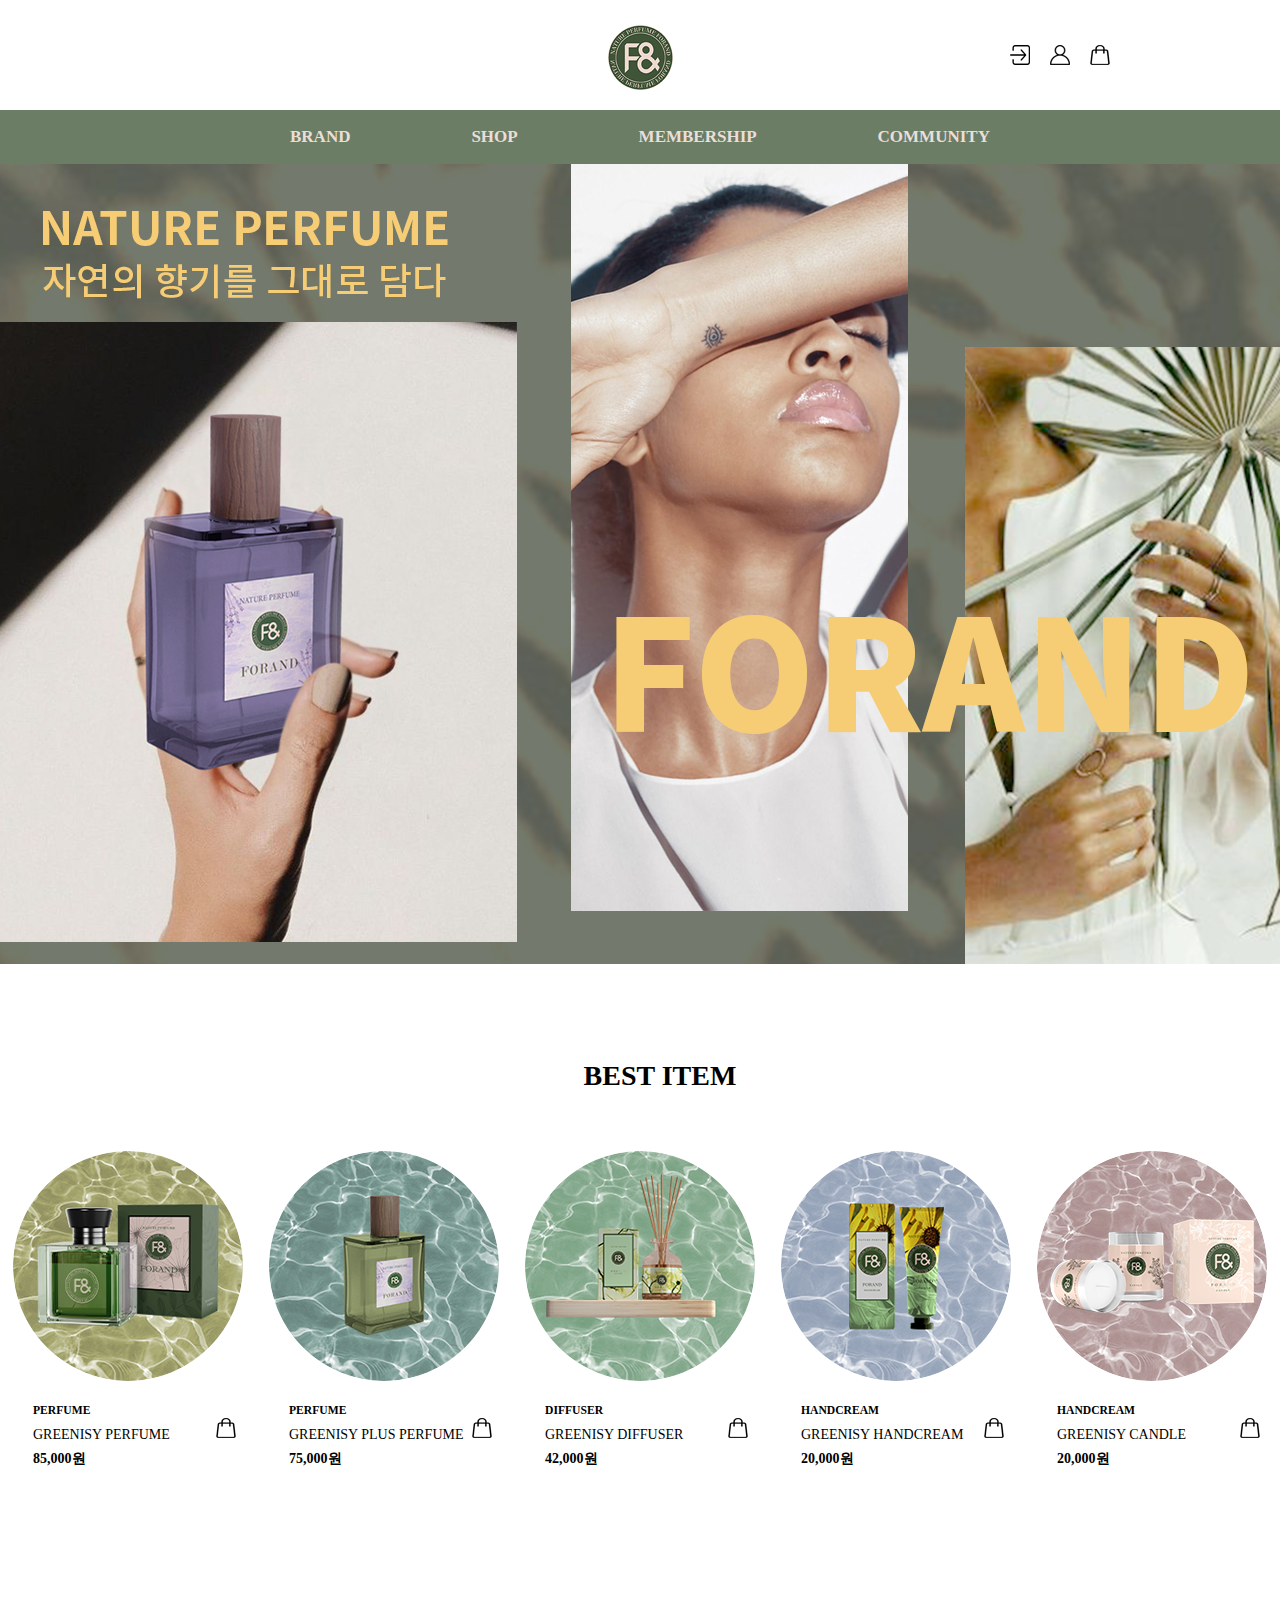
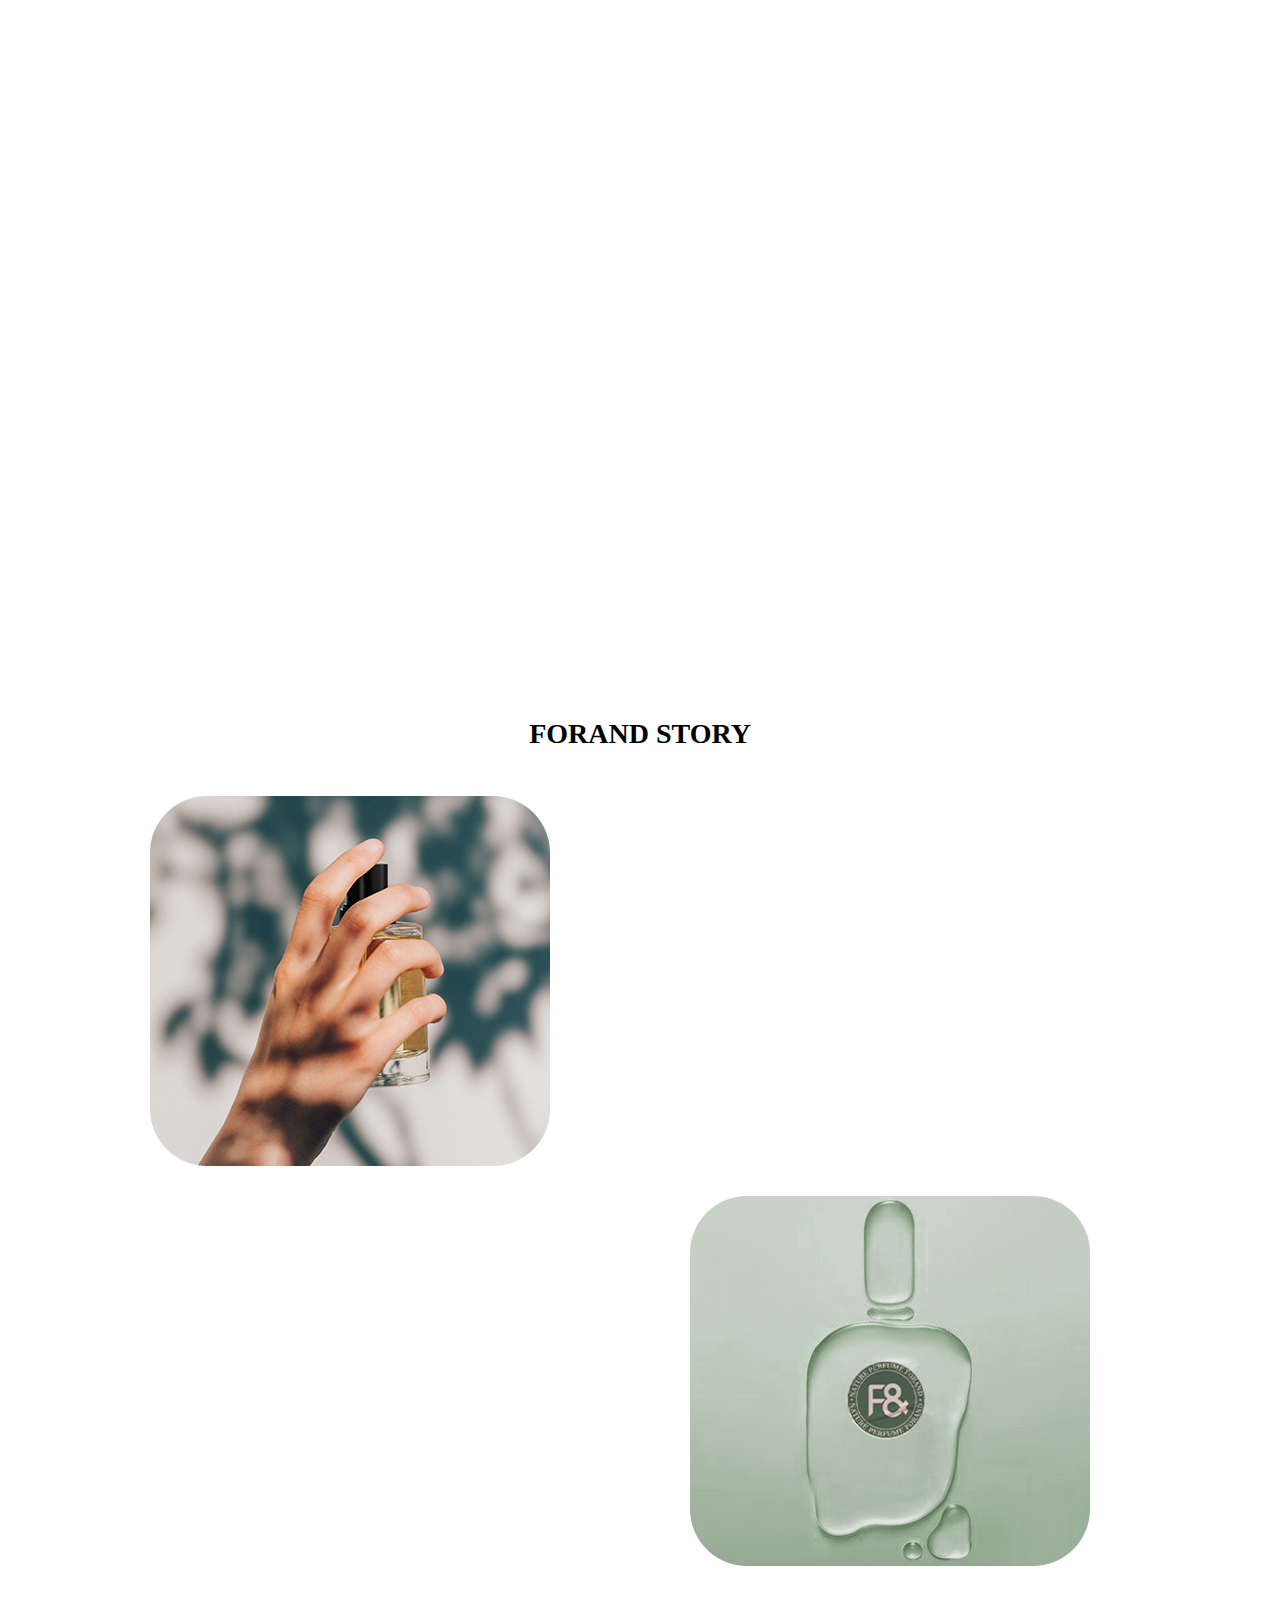
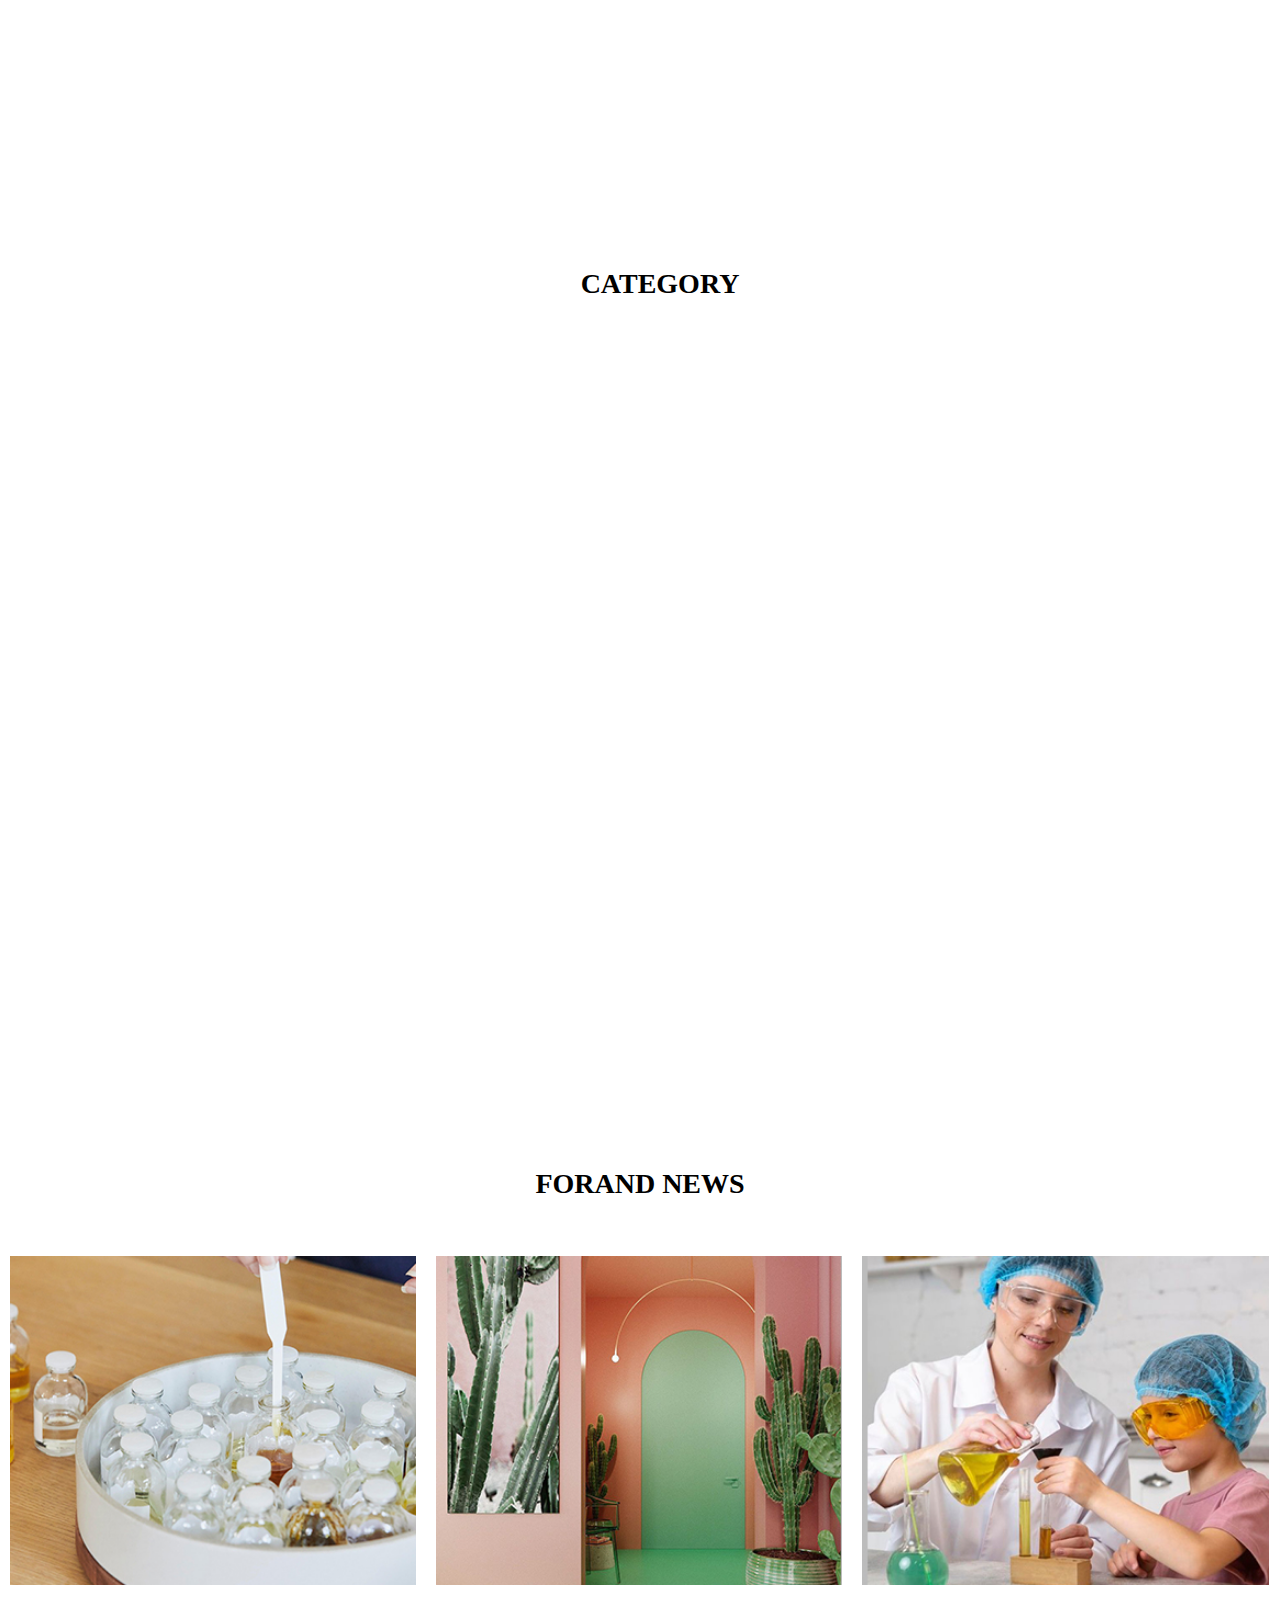
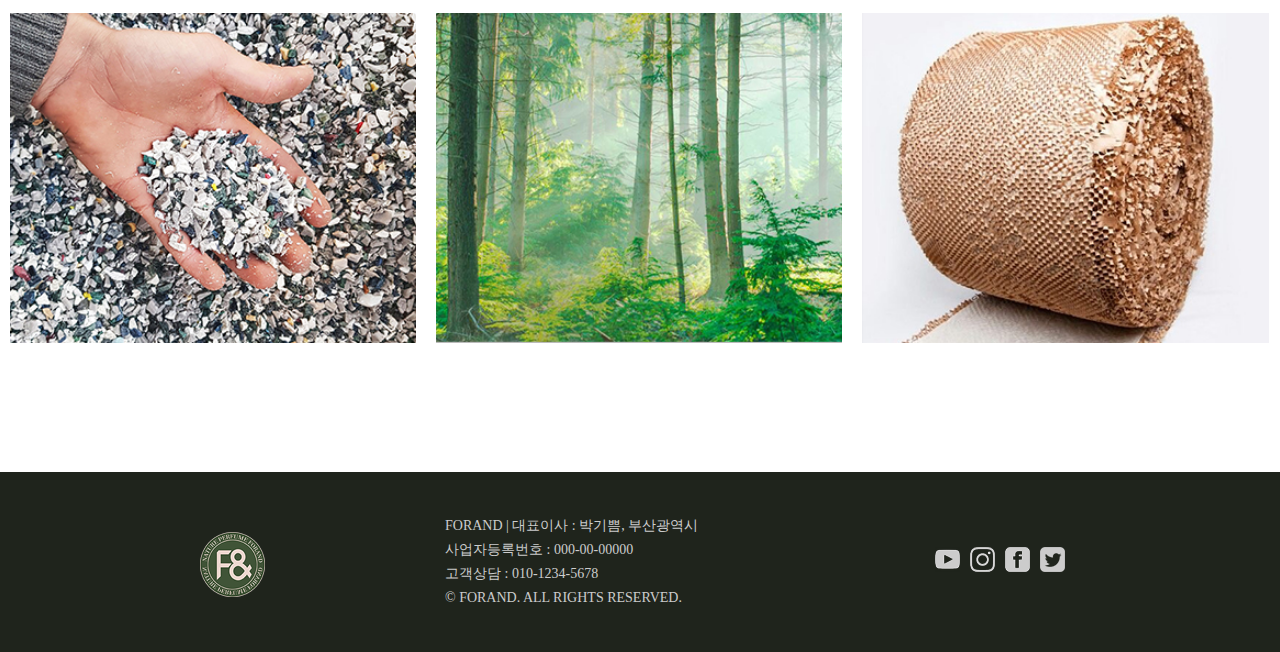
<file: index.html>
<!DOCTYPE html>
<html lang="ko">
<head>
    <meta charset="UTF-8">
    <meta http-equiv="X-UA-Compatible" content="IE=edge">
    <meta name="viewport" content="width=device-width, initial-scale=1.0">
    <meta name="viewport" content="width=1400">
    <title>FORAND</title>
    <link href="images/favicon.png" rel="icon" type="image/png"sizes="32x32"><!-- favicon -->
    <link rel="stylesheet" href="css/style.css"><!-- css -->
    <!-- AOS -->
    <link href="https://unpkg.com/aos@2.3.1/dist/aos.css" rel="stylesheet">

</head>
<body oncontextmenu="return false" ondragstart="return false" onselectstart="return false">
<div id="header"><!-- header s --> 
    <ul class="icon">
        <li><a href="login.html"><img src="images/login.png" alt="로그인아이콘"></a></li>
        <li><a href="#"><img src="images/mypage.png" alt="마이페이지아이콘"></a></li>
        <li><a href="#"><img src="images/cart.png" alt="장바구니아이콘"></a></li>
    </ul>

    <div class="logo">   
        <a href="https://parkgippeum.github.io/FORAND/"><img src="images/logo.png" alt="forand로고"></a>
    </div>
    <div class="scroll-content"></div>
    
</div><!-- haeder f -->

<div class="nav"> <!-- nav s -->
<ul>
    <li><a href="https://parkgippeum.github.io/FORAND_sub1/">BRAND</a>
        <div class="sub_bg">
            <ul class="sub">
                <li class="gnb1"><a href="https://parkgippeum.github.io/FORAND_sub1/#contents1">BRAND STORY</a></li>
                <li class="gnb1"><a href="https://parkgippeum.github.io/FORAND_sub1/#contents2">PRODUCTION</a></li>
                <li class="gnb1"><a href="https://parkgippeum.github.io/FORAND_sub1/#contents3">PRODUCT</a></li>
            
                <li class="sub_img1"><img src="images/navphoto3.jpg" alt="navphoto1" width="280" height="100"></li>
                <br>
                <li class="sub_img2"><img src="images/navphoto4.jpg" alt="navphoto1" width="280" height="100"></li>
            </ul>
        </div>
        
    </li>
    <li><a href="https://parkgippeum.github.io/FORAND_sub2/">SHOP</a>
        <div class="sub_bg">
            <ul class="sub">
                <li class="gnb2"><a href="https://parkgippeum.github.io/FORAND_sub2/#contents2">NEW</a></li>
                <li class="gnb2"><a href="https://parkgippeum.github.io/FORAND_sub2/#contents3">PRODUCT</a></li>
                <li class="gnb2"><a href="https://parkgippeum.github.io/FORAND_sub2/#contents4">EVENT</a></li>

                <li class="sub_img3"><img src="images/navphoto1.jpg" alt="navphoto1" width="280" height="100"></li>
                <br>
                <li class="sub_img4"><img src="images/navphoto2.jpg" alt="navphoto1" width="280" height="100"></li>
            </ul>
        </div>
    </li>
    <li><a href="https://parkgippeum.github.io/FORAND_sub3/">MEMBERSHIP</a>
        <div class="sub_bg">
            <ul class="sub">
                <li class="gnb1"><a href="https://parkgippeum.github.io/FORAND_sub3/#contents1">MEMBERSHIP CARD</a></li>
                <li class="gnb1"><a href="https://parkgippeum.github.io/FORAND_sub3/#contents2">FORAND 혜택</a></li>
                <li class="gnb1"><a href="https://parkgippeum.github.io/FORAND_sub3/#contents3">MEMBERSHIP 등급</a></li>

                <li class="sub_img1"><img src="images/navphoto5.jpg" alt="navphoto1" width="280" height="100"></li>
                <li class="sub_img2"><img src="images/navphoto6.jpg" alt="navphoto1" width="280" height="100"></li>
            </ul>
        </div>
    </li>
    <li><a href="https://parkgippeum.github.io/FORAND_sub4/">COMMUNITY</a>
        <div class="sub_bg">
            <ul class="sub">
                <li class="gnb3"><a href="https://parkgippeum.github.io/FORAND_sub4/#contents1">FAQ</a></li>
                <li class="gnb3"><a href="https://parkgippeum.github.io/FORAND_sub4/#contents2">공지사항</a></li>
                <li class="gnb3"><a href="https://parkgippeum.github.io/FORAND_sub4/#box3">1:1문의</a></li>
                <li class="gnb3"><a href="https://parkgippeum.github.io/FORAND_sub4/#box3">CONTECT US</a></li>
                
                <li class="sub_img3"><img src="images/navphoto7.jpg" alt="navphoto1" width="280" height="100"></li>
                <li class="sub_img4"><img src="images/navphoto8.jpg" alt="navphoto1" width="280" height="100"></li>
            </ul>
        </div>
    </li>
</ul>
</div> <!-- nav f -->

    <div id="banner"><!-- banner s -->
        
    </div><!-- banner f -->

    <div id="contents1"><!-- contents1 s -->
        <h1>BEST ITEM</h1>
        <ul class="item">
            <li><a href="detailed_page.html">
                <img class="best" src="images/product1.png" alt="GREENISY PERFUME">
                
                <h5>PERFUME</h5>
                <p>GREENISY PERFUME</p>
                <h4>85,000원</h4></a>
            <div class="cart"><a href="#"><img src="images/cart.png" alt="장바구니"> </a></div>
                
            </li>
            <li><a href="#none"><img class="best" src="images/product2.png" alt="GREENISY PLUS PERFUME">
                    <h5>PERFUME</h5>
                    <p>GREENISY PLUS PERFUME</p>
                    <h4>75,000원</h4></a>
                    <div class="cart"><a href="#"><img src="images/cart.png" alt="장바구니"></a></div>
            </li>
            <li><a href="#none">
                <img class="best" src="images/product3.png" alt="GREENISY DIFFUSER">
                <h5>DIFFUSER</h5>
                <p>GREENISY DIFFUSER</p>
                <h4>42,000원</h4></a>
                <div class="cart"><a href="#"><img src="images/cart.png" alt="장바구니"></a></div>
                
            </li>
            <li><a href="#none">
                <img class="best" src="images/product4.png" alt="GREENISY HANDCREAM">
                <h5>HANDCREAM</h5>
                <p>GREENISY HANDCREAM</p>
                <h4>20,000원</h4></a>
                <div class="cart"><a href="#"><img src="images/cart.png" alt="장바구니"></a></div>
            </li>
            <li><a href="#none">
                <img class="best" src="images/product5.png" alt="GREENISY CANDLE">
                    <h5>HANDCREAM</h5>
                    <p>GREENISY CANDLE</p>
                    <h4>20,000원</h4></a>
                <div class="cart"><a href="#"><img src="images/cart.png" alt="장바구니"></a></div>
            </li>
        </ul>
        
    </div><!-- contents1 f -->

    <div class="button1" data-aos="flip-left" class="left">
        <a href="https://parkgippeum.github.io/FORAND_sub2/#contents3" class="viewmore">VIEW MORE
        </a>
    </div>

    <div id="banner2"><!-- banner2 s -->

    </div><!-- banner2 f -->

    <div id="contents2"> <!-- contents2 s -->
        <h1>FORAND STORY</h1>
        <div class="box1">
            <div class="img1">
                <img src="images/story1.png" alt="upcycling">
            </div>
            <div class="text1" data-aos="fade-left" data-aos-duration="2000" class="left">
                <h2>UPCYCLING</h2>
                <p>자연을 훼손하지 않기 위해 가지치기 과정에서 생기는 <br>
                    나뭇가지들과 잎들을 사용한 업사이클 방식으로 <br>
                    자연 그대로의 향기를 선사합니다.</p>
            </div>
        </div>

        <div class="box2">
            <div class="text2" data-aos="fade-right" data-aos-duration="2000" class="right">
                <h2>CLEAN&MILD</h2>
                <p> 신뢰할 수 있는 제조과정과 순한 성분을 사용하여 <br>
                    자연 속 순수한 향기가 투명한 느낌이 들게 합니다. <br> <br>
                    FORAND은 모두가 건강한 라이프를 지속 가능하도록, <br>
                    더 나아가 지구가 함께 지속 가능하도록 하는 것을 <br> 
                    목표로 합니다.
                </p>
            </div>

            <div class="img2">
                <img src="images/story2.png" alt="clean_mild">

            </div>
        </div>
        
        <div class="button2" data-aos="flip-left" class="left">
            <a href="https://parkgippeum.github.io/FORAND_sub1/#contents2" class="viewmore">VIEW MORE</a>
        </div>
        </div><!-- contents2 f -->

    <div id="contents3"><!-- contents3 s -->
        <h1>CATEGORY</h1>  
        <ul class="category">
            <li data-aos="flip-right" data-aos-duration="3000" class="left">
                <a href="#"><img src="images/category1.jpg" alt="카테고리1"></a>
            </li>
            <li data-aos="fade-down" data-aos-duration="3000" class="right">
                <a href="#"><img src="images/category2.jpg" alt="카테고리2"></a>
            </li>
            <li
            data-aos="flip-left" data-aos-duration="3000" class="left">
                <a href="#"><img src="images/category3.jpg" alt="카테고리3"></a>
            </li>
        </ul>
    </div><!-- contents3 f -->

    <div id="contents4"> <!-- contents4 s -->
        <h1>FORAND NEWS</h1>
        <ul class="news">
            <li><a href="#none">
                
                
                <div class="screen">
                    <div class="top">
                        <h4>FORAND, <br>
                            프리미엄 향수 ‘GREENISY’ 라인 출시</h4>
                    </div>
                    <div class="bottom">
                        <p>글로벌 퍼퓸 브랜드 포앤(FORAND)에서 <br>
                            천연에 가까운 프리미엄 니치향수 <br>
                            ‘GREENISY’를 출시하였다.</p>
                    </div>

                    <img src= "images/news1.jpg" alt="뉴스1">
                    
                    <div class="bgbg">

                    </div>
                </div>
                </a>
           

            </li>
            <li><a href="#none">
                <div class="screen">
                    <div class="top">
                        <h4>FORAND, 친환경 인테리어로<br>
                            숲속 자연 감성을 전하다</h4>
                    </div>
                    <div class="bottom">
                        <p>자연 향수 브랜드 FORAND은 브랜드가 추구 <br>
                            하는 방향성에 맞춰 친환경 자재를 사용하고, <br>
                            에너지효율을 최대화한 그린 인테리어를 <br>
                            통해 세계적으로 주목을 받고 있다.</p>
                    </div>
                    <img src= "images/news2.jpg" alt="뉴스2">

                    <div class="bgbg">

                    </div>
                </div>
                </a>
            </li>
            
            <li><a href="#none">
                <div class="screen">
                    <div class="top">
                        <h4>자연 향수 브랜드 FORAND, <br>
                            친환경 재료로 건강한 향수 클래스 개최</h4>
                    </div>
                    <div class="bottom">
                        <p>자연 향수 브랜드 ‘FORAND’은 자연 그대로의 <br>
                            재료로 누구나 건강하게 나만의 향수를 <br>
                            만들 수 있는 향수 클래스를 개최하여 <br>
                            이목을 집중시켰다.</p>
                    </div>
                    <img src= "images/news3.jpg" alt="뉴스3">
                    <div class="bgbg">
                    </div>
                </div>
                </a>
            </li>

            <li><a href="#none">
                <div class="screen">
                    <div class="top">
                        <h4>친환경 향수 브랜드 FORAND, <br>
                            공병수거 캠페인 실시</h4>
                    </div>
                    <div class="bottom">
                        <p>친환경 향수 브랜드 ‘FORAND’은 향수 용기가 <br>
                            환경에 미치는 영향을 줄이기 위해 다 쓴 <br>
                            향수 용기를 수거해 재활용하고, <br>
                            동참해 준 고객에게 베네핏으로 돌려주는 <br>
                            공병수거 캠페인을 실시하였습니다. </p>
                    </div>
                    <img src= "images/news4.jpg" alt="뉴스4">
                    <div class="bgbg">
                    </div>
                </div>
                </a>
            </li>

            <li><a href="#none">
                <div class="screen">
                    <div class="top">
                        <h4>향수 브랜드 FORAND, <br>
                            판매 수익금 기부</h4>
                    </div>
                    <div class="bottom">
                        <p>한국의 생태계의 보존을 위해 ‘GREENISY <br>
                            라인’의 판매 수익금 일부인 총 1억 원을 기부<br>
                            하여 무분별한 개발을 막고, 축구장 10개 <br>
                            규모의 사유지를 공유화하는데 기여했습니다.</p>
                    </div>
                    <img src= "images/news5.jpg" alt="뉴스5">
                    <div class="bgbg">
                    </div>
                </div>
                </a>
            </li>

            <li><a href="#none">
                <div class="screen">
                    <div class="top">
                        <h4>자연 향수 브랜드 FORAND, <br>FSC 인증 종이 소재로 환경을 생각하다</h4>
                    </div>
                    <div class="bottom">
                        <p>자연 향수 브랜드 ‘FORAND’은 환경을 <br>
                            생각하는 브랜드인 만큼 플라스틱 비닐 <br>
                            소재의 포장재 대신 FSC 인증을 받은 종이 <br>
                            포장재와 박스를 사용하여 환경에 불필요하게 <br>
                            미치는 영향을 최소화 했습니다.</p>
                    </div>
                    <img src="images/news6.jpg" alt="뉴스6">
                    <div class="bgbg">
                    </div>
                </div>
                </a>
            </li>

        </ul>
    </div> <!-- contents4 f -->

<div id="footer"><!-- footer s -->
    <div class="footer_inner">
        <a href="https://parkgippeum.github.io/FORAND/" class="footer_logo"><img src="images/footer_logo.png" alt="footer_logo"></a>

        <p class="text">
            FORAND  |  대표이사 : 박기쁨, 부산광역시 <br>
            사업자등록번호 : 000-00-00000  <br>
            고객상담 : 010-1234-5678 <br>
            © FORAND. ALL RIGHTS RESERVED.
        </p>

        <div class="sns">
            <ul class="sns_icon">
                <li><a href="#none"><img src="images/youtube.png" alt="유튜브아이콘"></a></li>
                <li><a href="#none"><img src="images/instagram.png" alt="인스타그램아이콘"></a></li>
                <li><a href="#none"><img src="images/facebook.png" alt="페이스북아이콘"></a></li>
                <li><a href="#none"><img src="images/twitter.png" alt="트위터아이콘"></a></li>
            </ul>
        </div>
    </div>
</div><!-- footer f -->

    <a href="#" class="top"><img src="images/top.png" alt="top버튼"></a>

    <!--js 메뉴상단고정, AOS스크롤-->
	<script src="js/jquery-3.5.1.min.js"></script>
    <script src="https://unpkg.com/aos@2.3.1/dist/aos.js"></script>
    <script src="js/script.js"></script>

    <script src="js/jquery-3.4.1.min.js"></script>
	<script src="js/script1.js"></script>
</body>
</html>
</file>
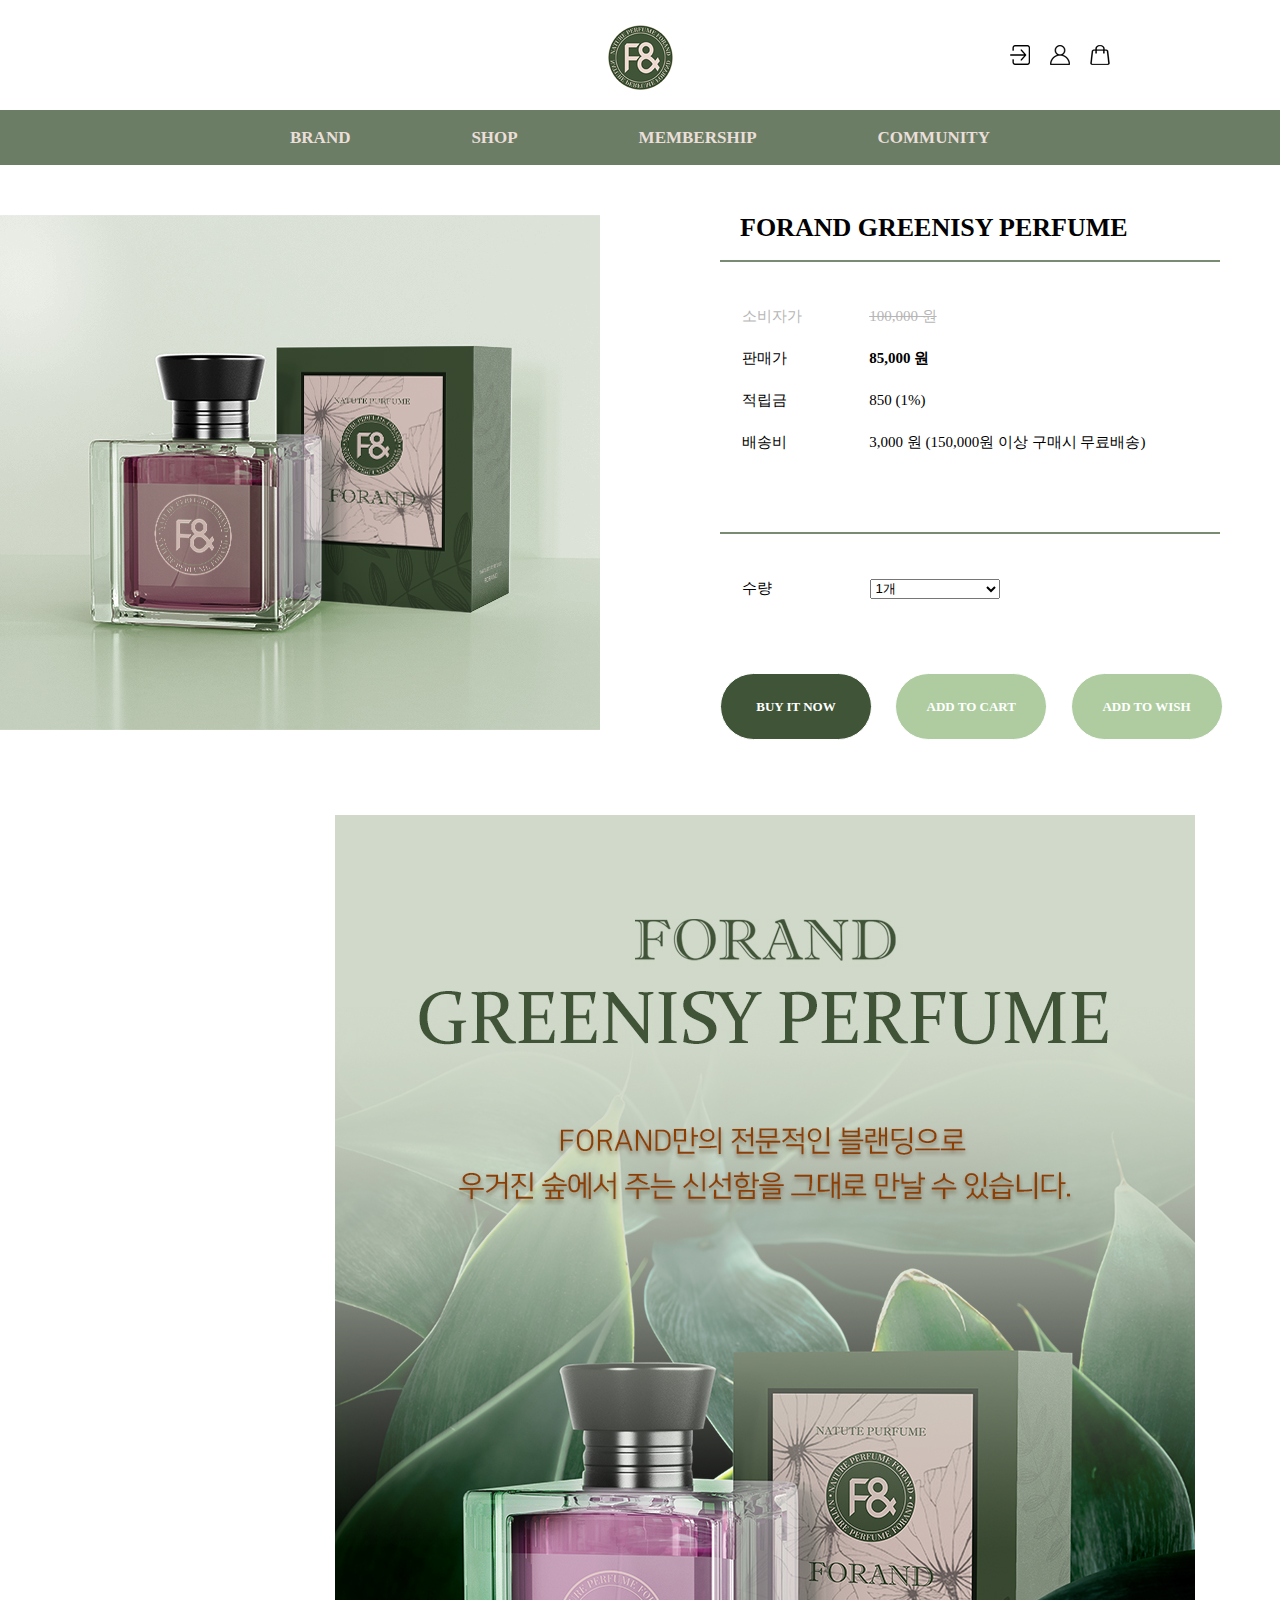
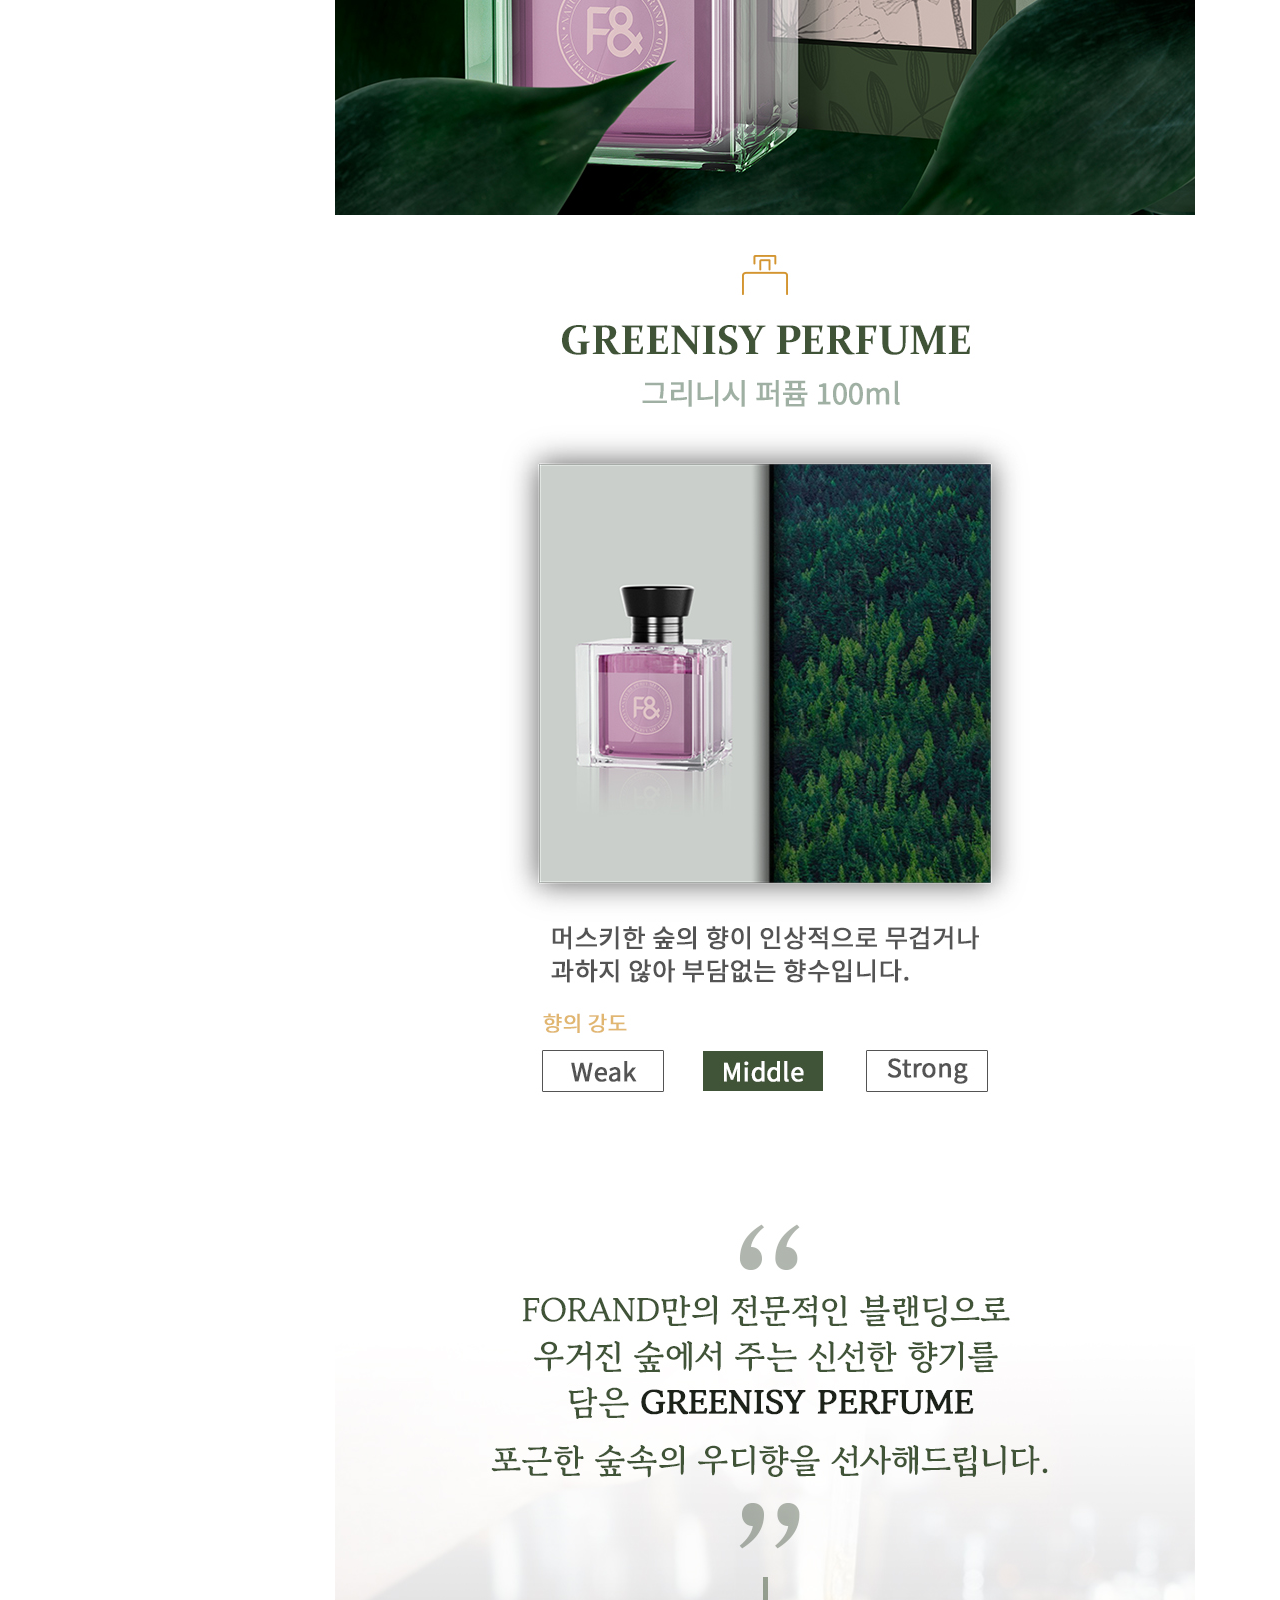
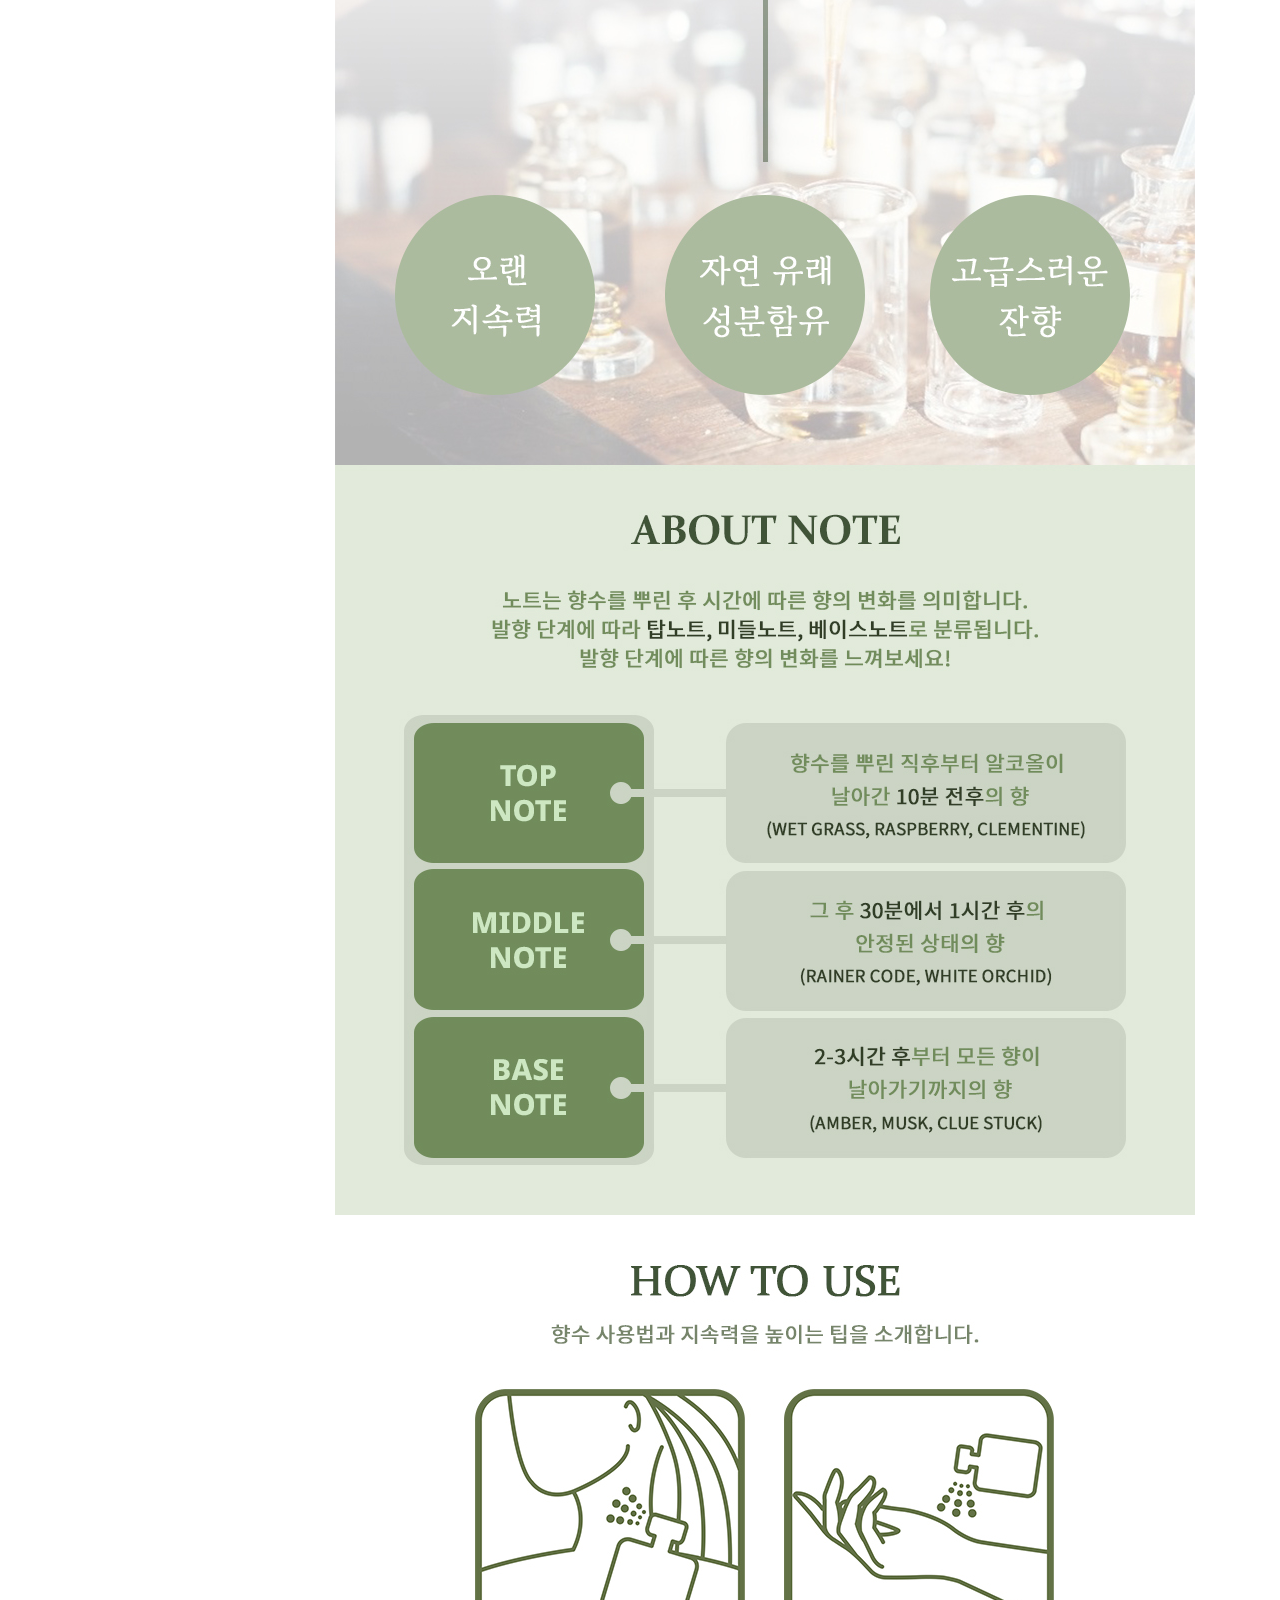
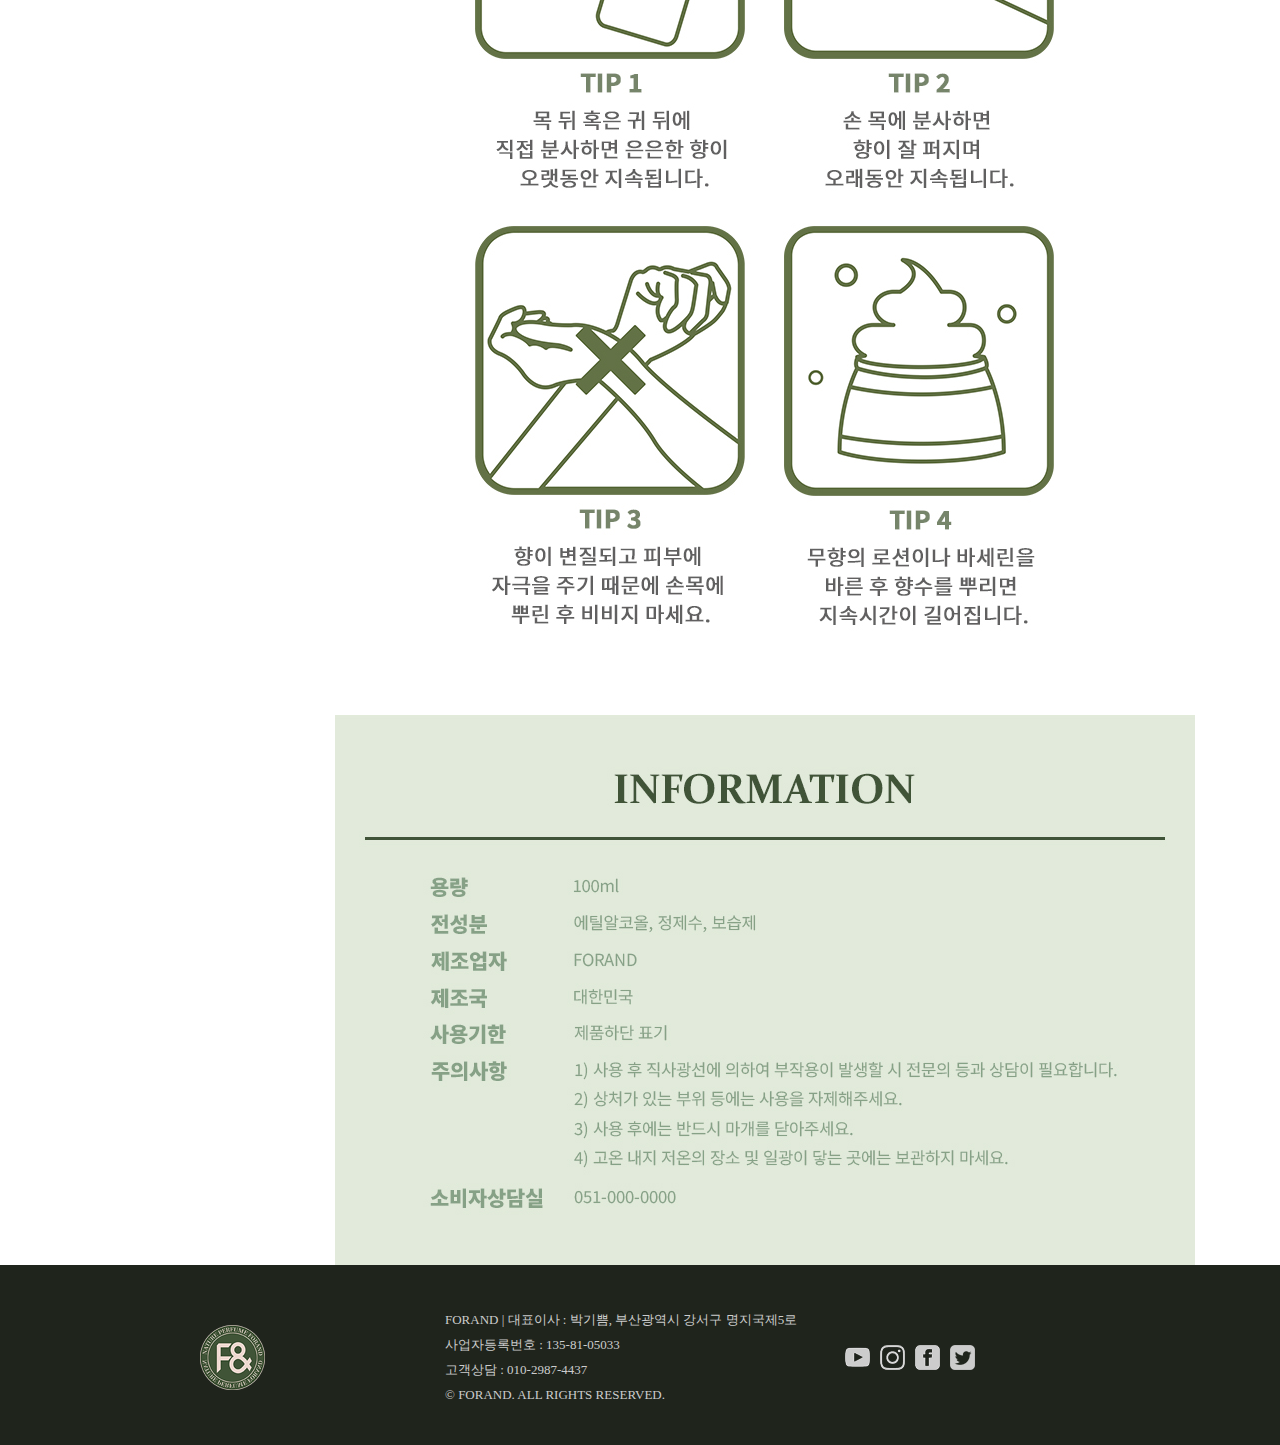
<file: detailed page.html>
<!DOCTYPE html>
<html lang="ko">
<head>
    <meta charset="UTF-8">
    <meta http-equiv="X-UA-Compatible" content="IE=edge">
    <meta name="viewport" content="width=device-width, initial-scale=1.0">
    <meta name="viewport" content="width=1400">
    <title>FORAND GREENISY PERFUME</title>
    <link rel="stylesheet" href="css/style3.css">
    <link href="images/favicon.png" rel="icon" type="image/png"sizes="32x32">
</head>
<body>
    <div id="header"><!-- header s --> 
        <ul class="icon">
            <li><a href="login.html"><img src="images/login.png" alt="로그인아이콘"></a></li>
            <li><a href="#"><img src="images/mypage.png" alt="마이페이지아이콘"></a></li>
            <li><a href="#"><img src="images/cart.png" alt="장바구니아이콘"></a></li>
        </ul>
    
        <div class="logo">   
            <a href="https://parkgippeum.github.io/FORAND/"><img src="images/logo.png" alt="forand로고"></a>
        </div>
        <div class="scroll-content"></div>
        
    </div><!-- haeder f -->
    
    <div class="nav"> <!-- nav s -->
    <ul>
        <li><a href="https://parkgippeum.github.io/FORAND_sub1/">BRAND</a>
            <div class="sub_bg">
                <ul class="sub">
                    <li class="gnb1"><a href="https://parkgippeum.github.io/FORAND_sub1/#contents1">BRAND STORY <br> </a></li>
                    <li class="gnb1"><a href="https://parkgippeum.github.io/FORAND_sub1/#contents2">PRODUCTION</a></li>
                    <li class="gnb1"><a href="https://parkgippeum.github.io/FORAND_sub1/#contents3">PRODUCT</a></li>
                
                    <li class="sub_img1"><img src="images/navphoto3.jpg" alt="navphoto1" width="280" height="100"></li>
                    <br>
                    <li class="sub_img2"><img src="images/navphoto4.jpg" alt="navphoto1" width="280" height="100"></li>
                </ul>
            </div>
            
        </li>
        <li><a href="https://parkgippeum.github.io/FORAND_sub2/">SHOP</a>
            <div class="sub_bg">
                <ul class="sub">
                    <li class="gnb2"><a href="https://parkgippeum.github.io/FORAND_sub2/#contents2">NEW</a></li>
                    <li class="gnb2"><a href="https://parkgippeum.github.io/FORAND_sub2/#contents3">PRODUCT</a></li>
                    <li class="gnb2"><a href="https://parkgippeum.github.io/FORAND_sub2/#contents4">EVENT</a></li>
    
                    <li class="sub_img3"><img src="images/navphoto1.jpg" alt="navphoto1" width="280" height="100"></li>
                    <br>
                    <li class="sub_img4"><img src="images/navphoto2.jpg" alt="navphoto1" width="280" height="100"></li>
                </ul>
            </div>
        </li>
        <li><a href="https://parkgippeum.github.io/FORAND_sub3/">MEMBERSHIP</a>
            <div class="sub_bg">
                <ul class="sub">
                    <li class="gnb1"><a href="https://parkgippeum.github.io/FORAND_sub3/#contents1">MEMBERSHIP CARD</a></li>
                    <li class="gnb1"><a href="https://parkgippeum.github.io/FORAND_sub3/#contents2">FORAND 혜택</a></li>
                    <li class="gnb1"><a href="https://parkgippeum.github.io/FORAND_sub3/#contents3">MEMBERSHIP 등급</a></li>
    
                    <li class="sub_img1"><img src="images/navphoto5.jpg" alt="navphoto1" width="280" height="100"></li>
                    <li class="sub_img2"><img src="images/navphoto6.jpg" alt="navphoto1" width="280" height="100"></li>
                </ul>
            </div>
        </li>
        <li><a href="https://parkgippeum.github.io/FORAND_sub4/">COMMUNITY</a>
            <div class="sub_bg">
                <ul class="sub">
                    <li class="gnb3"><a href="https://parkgippeum.github.io/FORAND_sub4/#contents1">FAQ</a></li>
                    <li class="gnb3"><a href="https://parkgippeum.github.io/FORAND_sub4/#contents2">공지사항</a></li>
                    <li class="gnb3"><a href="https://parkgippeum.github.io/FORAND_sub4/#box3">1:1문의</a></li>
                    <li class="gnb3"><a href="https://parkgippeum.github.io/FORAND_sub4/#box3">CONTECT US</a></li>
                    
                    <li class="sub_img3"><img src="images/navphoto7.jpg" alt="navphoto1" width="280" height="100"></li>
                    <li class="sub_img4"><img src="images/navphoto8.jpg" alt="navphoto1" width="280" height="100"></li>
                </ul>
            </div>
        </li>
    </ul>
    </div> <!-- nav f -->
    

    <div id="detailed"> <!-- detailed s -->
        <div class="detailed_inner">
            <div class="left">
                <img src="images/leftimg.jpg" alt="perfume_img">
            </div>
            <div class="right">
                <h1>FORAND GREENISY PERFUME</h1>
                <div class="border"></div>
                
                <table>
                      <tr>
                        <td><span>소비자가</span></td>
                        <td>&nbsp;&nbsp;<span><del>100,000&nbsp;원</del></span></td>
                      </tr>
                      <tr>
                        <td>판매가</td>
                        <td>&nbsp;&nbsp;<strong>85,000&nbsp;원</strong></td>
                      </tr>
                      <tr>
                        <td>적립금</td>
                        <td>&nbsp;&nbsp;850&nbsp;(1%)</td>
                      </tr>
                      <tr>
                        <td>배송비</td>
                        <td>&nbsp;&nbsp;3,000&nbsp;원&nbsp;(150,000원&nbsp;이상&nbsp;구매시&nbsp;무료배송)</td>
                      </tr>
                </table>

                  <div class="border"></div>

                <table>
                    <tr>
                        <td>수량</td>
                        <td>
                            <select name="number" id="number">
                            <option value="1">1개</option>
                            <option value="2">2개</option>
                            <option value="3">3개</option>
                            <option value="4">4개</option>
                            <option value="5">5개</option>
                            <option value="6">6개</option>
                            <option value="7">7개</option>
                            <option value="8">8개</option>
                            <option value="9">9개</option>
                            <option value="10">10개</option>
                            </select>
                        </td>
                    </tr>
                </table>

                <div class="button">
                    <a href="#none" class="buy">BUY IT NOW</a>
                    <a href="#none" class="cart">ADD TO CART</a>
                    <a href="#none" class="wish">ADD TO WISH</a>
                </div>
            </div>
        </div>
    </div><!-- detailed f -->

    <div id="detailed2"><!-- detailed2 s -->
        <div class="detailed2_inner">
            <div class="detailed_img">
                <img src="images/detailed.jpg" alt="">
            </div>
        </div>
    </div><!-- detailed2 f -->

    <div id="footer"><!-- footer s -->
        <div class="footer_inner">
            <a href="https://parkgippeum.github.io/FORAND/" class="footer_logo"><img src="images/footer_logo.png" alt="footer_logo"></a>

            <p class="text">
                FORAND  |  대표이사 : 박기쁨,  부산광역시 강서구 명지국제5로 <br>
                사업자등록번호 : 135-81-05033  <br>
                고객상담 : 010-2987-4437 <br>
                © FORAND. ALL RIGHTS RESERVED.
            </p>

        </div>

        <div class="sns">
            <ul class="sns_icon">
                <li><a href="#none"><img src="images/youtube.png" alt="유튜브아이콘"></a></li>
                <li><a href="#none"><img src="images/instagram.png" alt="인스타그램아이콘"></a></li>
                <li><a href="#none"><img src="images/facebook.png" alt="페이스북아이콘"></a></li>
                <li><a href="#none"><img src="images/twitter.png" alt="트위터아이콘"></a></li>
            </ul>

        </div>
    </div><!-- footer f -->

        <!--js 메뉴상단고정-->
	<script src="js/jquery-3.5.1.min.js"></script>
	<script src="js/script.js"></script>
</body>
</html>
</file>
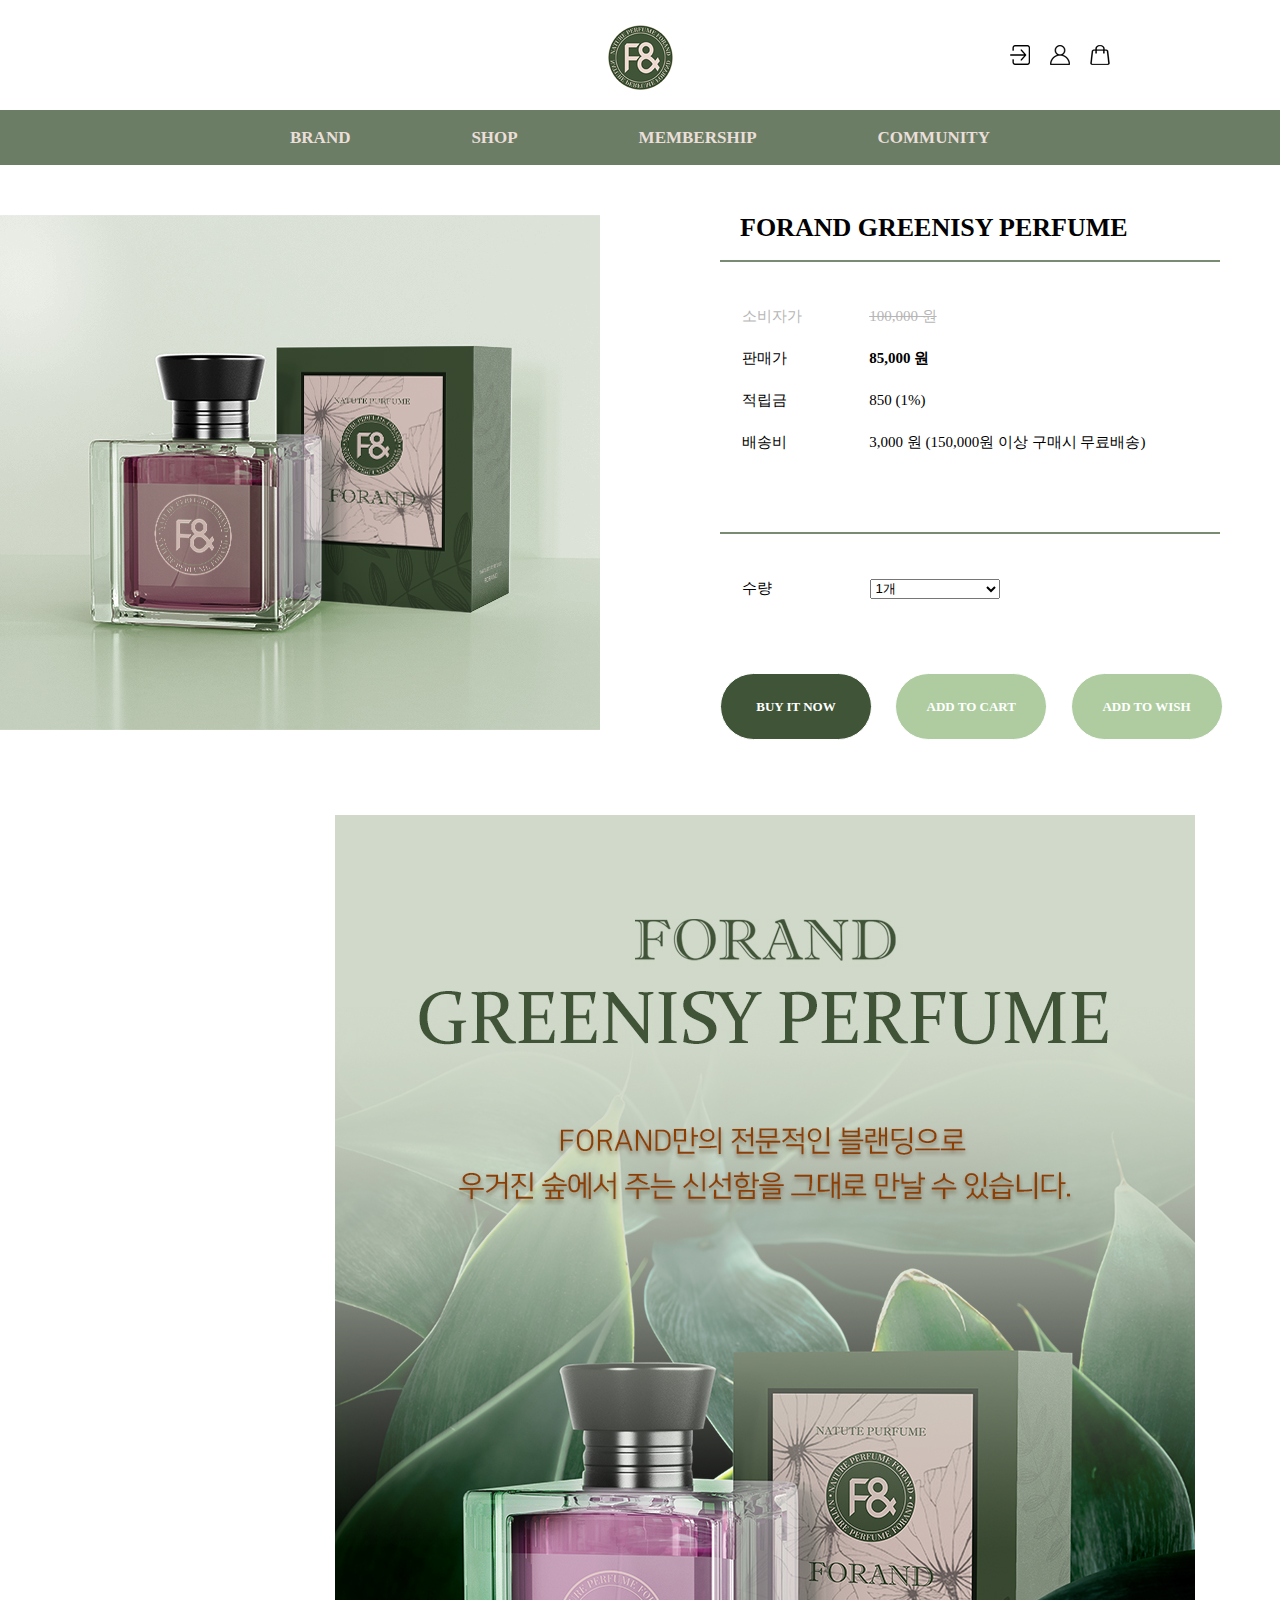
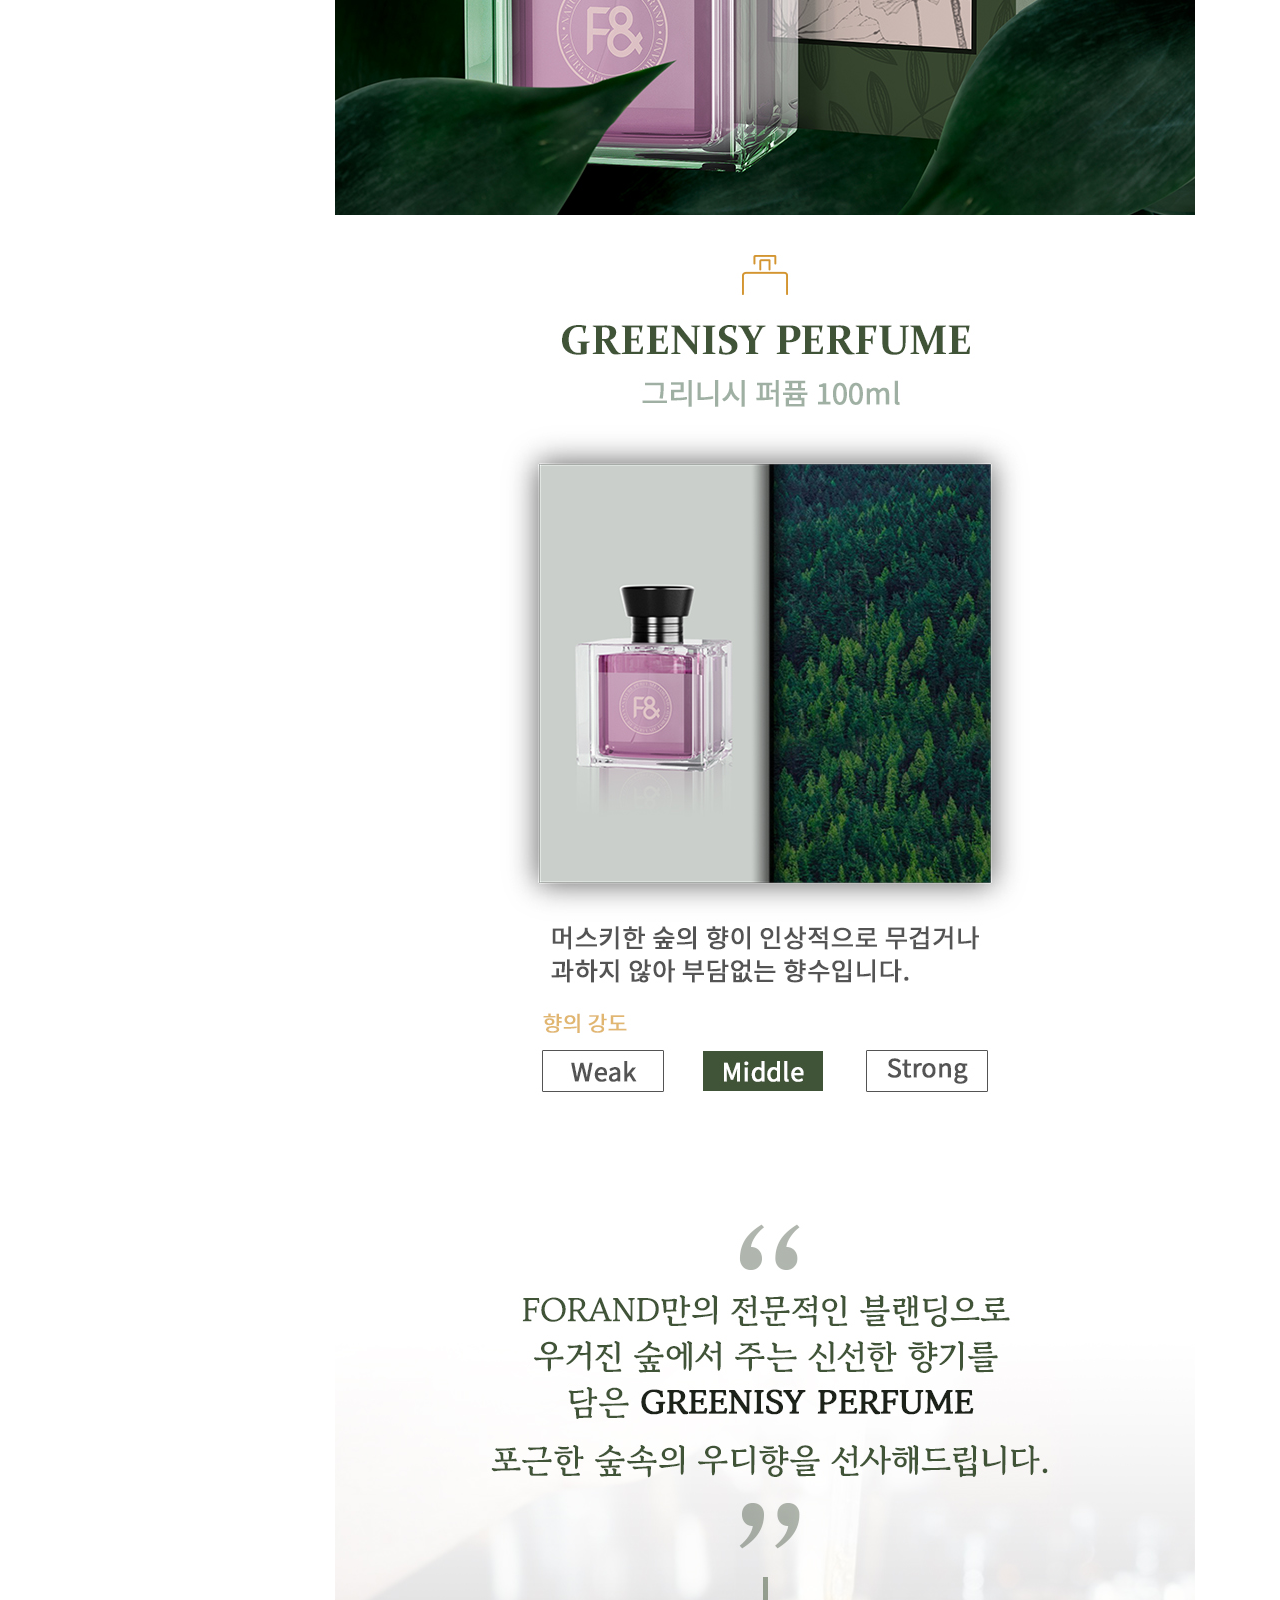
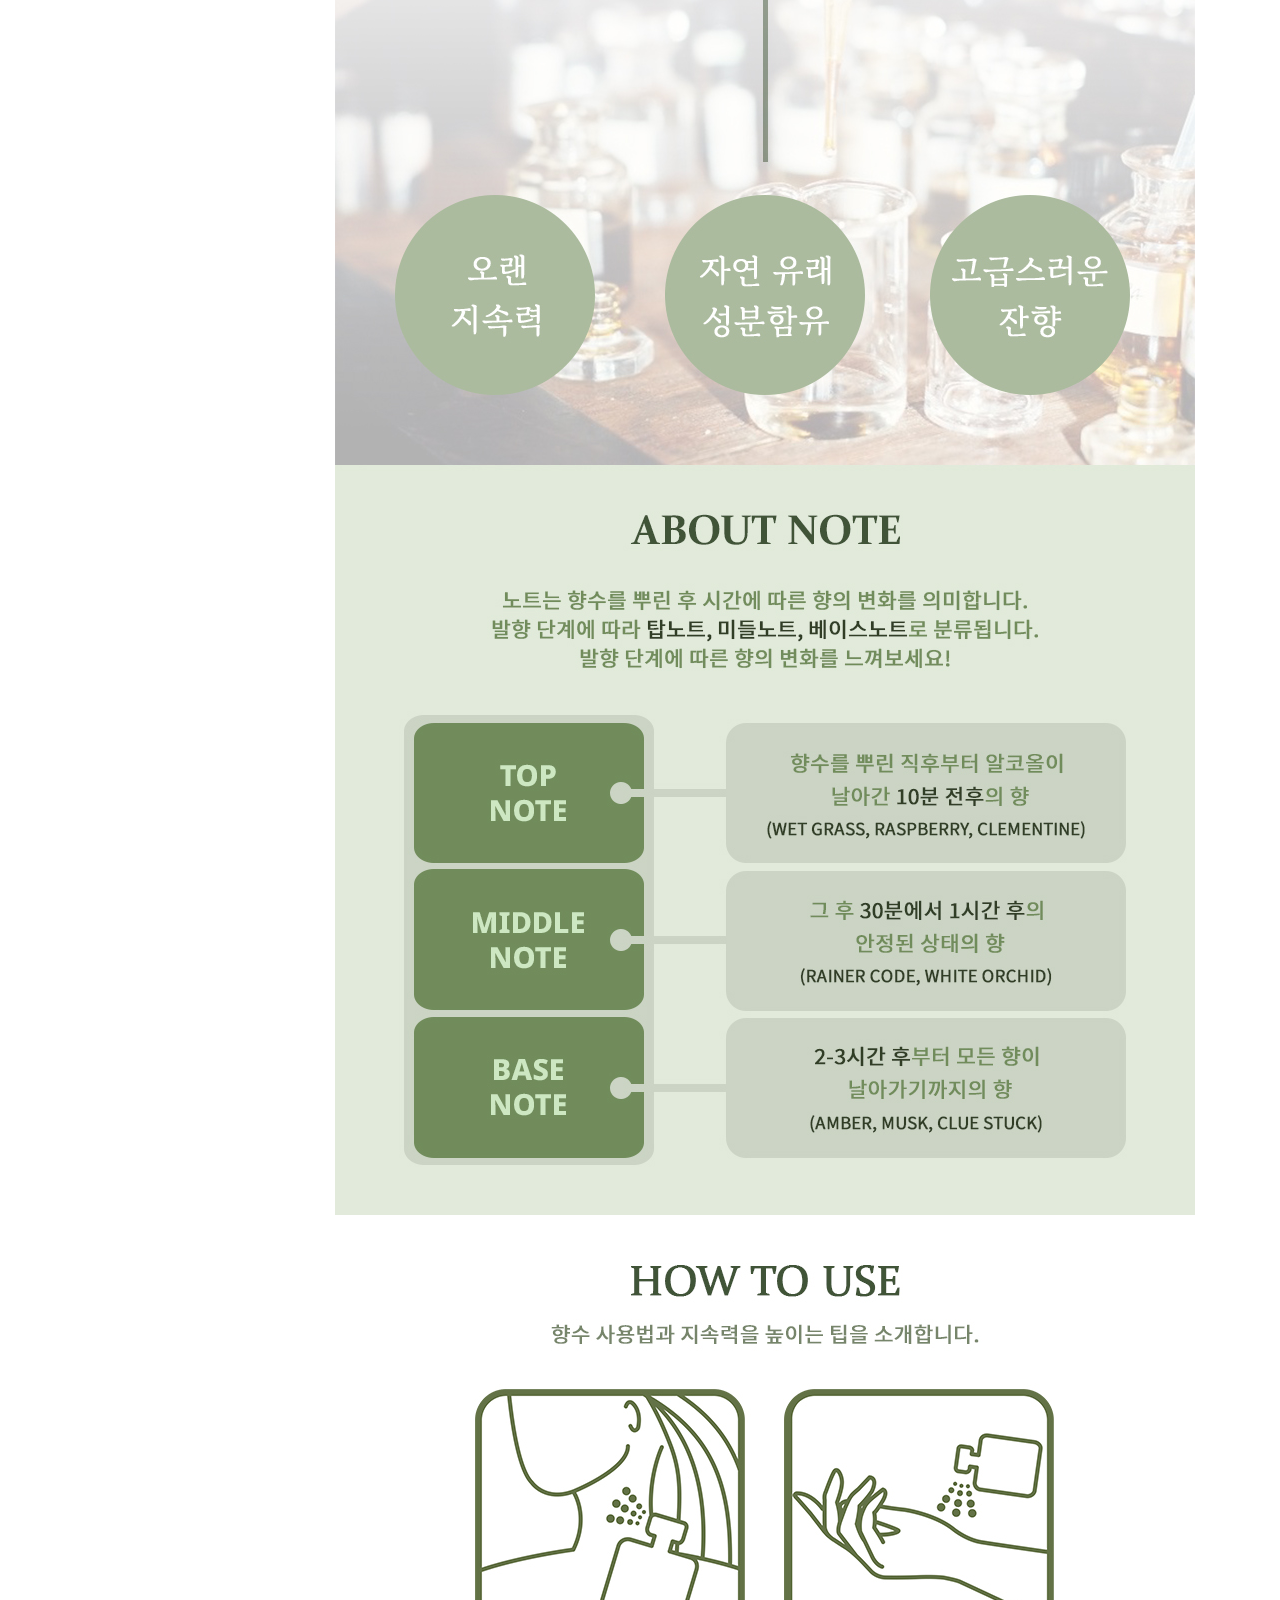
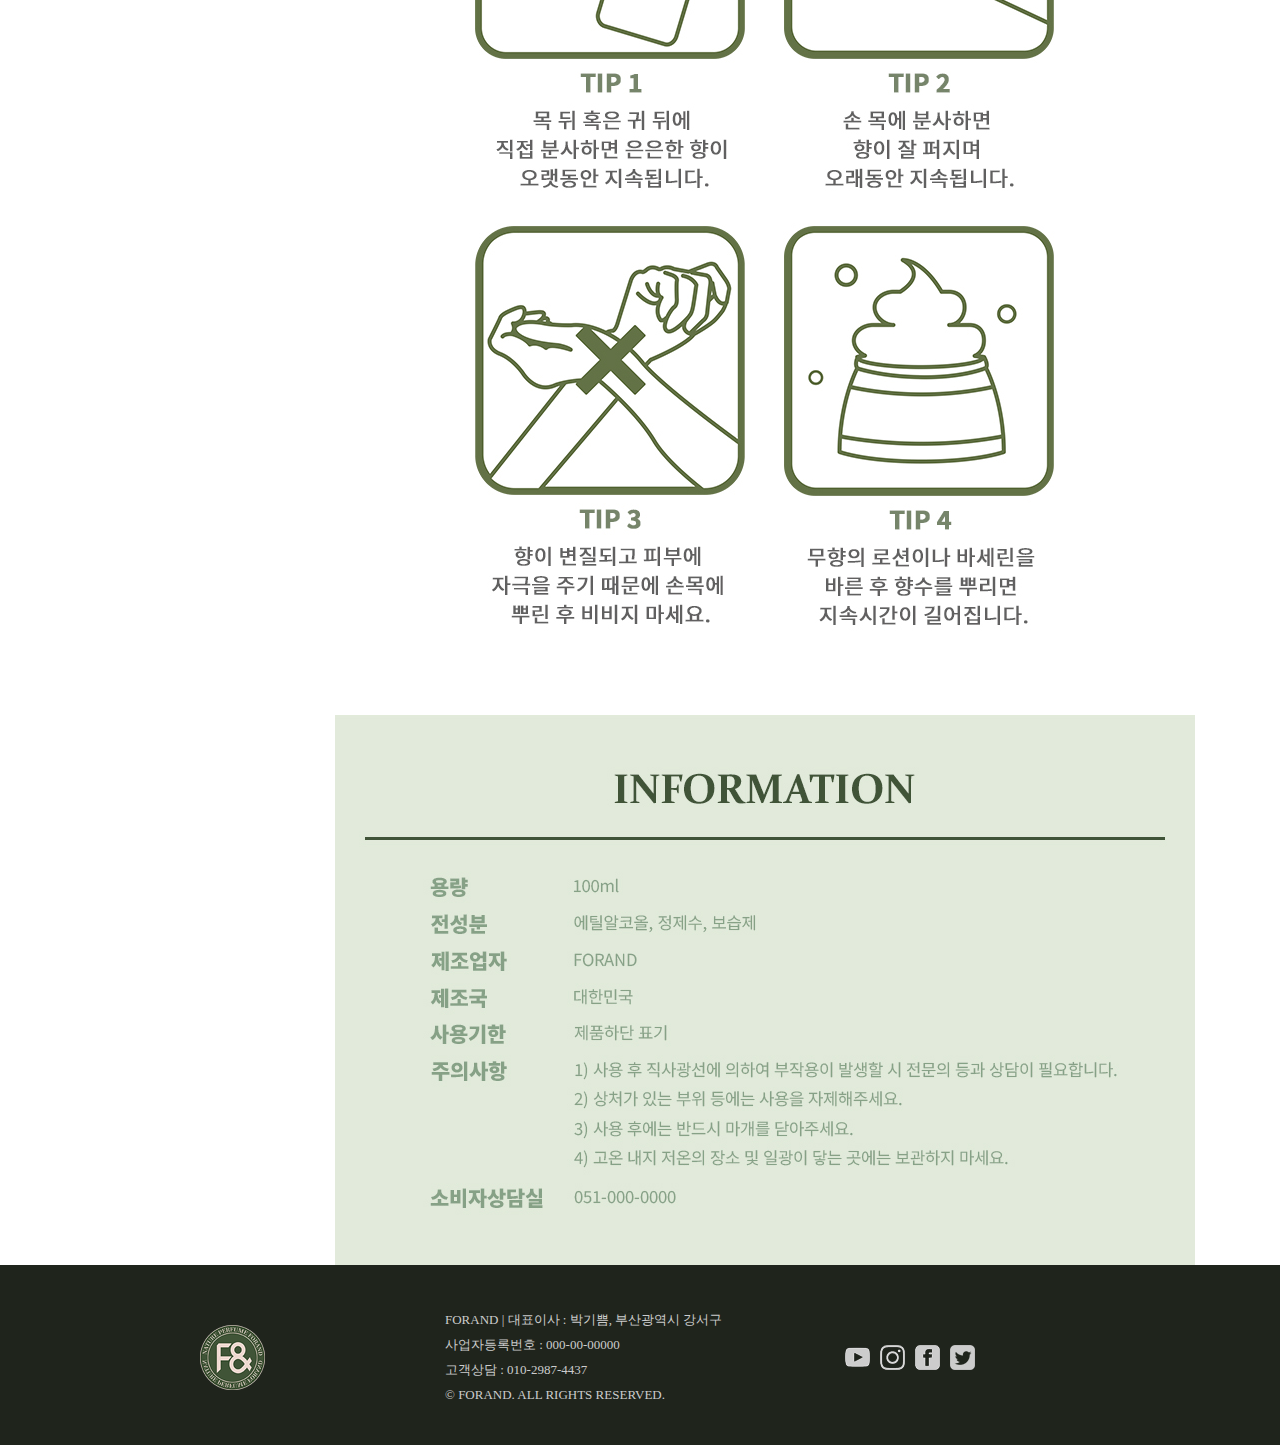
<file: detailed_page.html>
<!DOCTYPE html>
<html lang="ko">
<head>
    <meta charset="UTF-8">
    <meta http-equiv="X-UA-Compatible" content="IE=edge">
    <meta name="viewport" content="width=device-width, initial-scale=1.0">
    <meta name="viewport" content="width=1400">
    <title>FORAND GREENISY PERFUME</title>
    <link rel="stylesheet" href="css/style3.css">
    <link href="images/favicon.png" rel="icon" type="image/png"sizes="32x32">
</head>
<body>
    <div id="header"><!-- header s --> 
        <ul class="icon">
            <li><a href="login.html"><img src="images/login.png" alt="로그인아이콘"></a></li>
            <li><a href="#"><img src="images/mypage.png" alt="마이페이지아이콘"></a></li>
            <li><a href="#"><img src="images/cart.png" alt="장바구니아이콘"></a></li>
        </ul>
    
        <div class="logo">   
            <a href="https://parkgippeum.github.io/FORAND/"><img src="images/logo.png" alt="forand로고"></a>
        </div>
        <div class="scroll-content"></div>
        
    </div><!-- haeder f -->
    
    <div class="nav"> <!-- nav s -->
    <ul>
        <li><a href="https://parkgippeum.github.io/FORAND_sub1/">BRAND</a>
            <div class="sub_bg">
                <ul class="sub">
                    <li class="gnb1"><a href="https://parkgippeum.github.io/FORAND_sub1/#contents1">BRAND STORY <br> </a></li>
                    <li class="gnb1"><a href="https://parkgippeum.github.io/FORAND_sub1/#contents2">PRODUCTION</a></li>
                    <li class="gnb1"><a href="https://parkgippeum.github.io/FORAND_sub1/#contents3">PRODUCT</a></li>
                
                    <li class="sub_img1"><img src="images/navphoto3.jpg" alt="navphoto1" width="280" height="100"></li>
                    <br>
                    <li class="sub_img2"><img src="images/navphoto4.jpg" alt="navphoto1" width="280" height="100"></li>
                </ul>
            </div>
            
        </li>
        <li><a href="https://parkgippeum.github.io/FORAND_sub2/">SHOP</a>
            <div class="sub_bg">
                <ul class="sub">
                    <li class="gnb2"><a href="https://parkgippeum.github.io/FORAND_sub2/#contents2">NEW</a></li>
                    <li class="gnb2"><a href="https://parkgippeum.github.io/FORAND_sub2/#contents3">PRODUCT</a></li>
                    <li class="gnb2"><a href="https://parkgippeum.github.io/FORAND_sub2/#contents4">EVENT</a></li>
    
                    <li class="sub_img3"><img src="images/navphoto1.jpg" alt="navphoto1" width="280" height="100"></li>
                    <br>
                    <li class="sub_img4"><img src="images/navphoto2.jpg" alt="navphoto1" width="280" height="100"></li>
                </ul>
            </div>
        </li>
        <li><a href="https://parkgippeum.github.io/FORAND_sub3/">MEMBERSHIP</a>
            <div class="sub_bg">
                <ul class="sub">
                    <li class="gnb1"><a href="https://parkgippeum.github.io/FORAND_sub3/#contents1">MEMBERSHIP CARD</a></li>
                    <li class="gnb1"><a href="https://parkgippeum.github.io/FORAND_sub3/#contents2">FORAND 혜택</a></li>
                    <li class="gnb1"><a href="https://parkgippeum.github.io/FORAND_sub3/#contents3">MEMBERSHIP 등급</a></li>
    
                    <li class="sub_img1"><img src="images/navphoto5.jpg" alt="navphoto1" width="280" height="100"></li>
                    <li class="sub_img2"><img src="images/navphoto6.jpg" alt="navphoto1" width="280" height="100"></li>
                </ul>
            </div>
        </li>
        <li><a href="https://parkgippeum.github.io/FORAND_sub4/">COMMUNITY</a>
            <div class="sub_bg">
                <ul class="sub">
                    <li class="gnb3"><a href="https://parkgippeum.github.io/FORAND_sub4/#contents1">FAQ</a></li>
                    <li class="gnb3"><a href="https://parkgippeum.github.io/FORAND_sub4/#contents2">공지사항</a></li>
                    <li class="gnb3"><a href="https://parkgippeum.github.io/FORAND_sub4/#box3">1:1문의</a></li>
                    <li class="gnb3"><a href="https://parkgippeum.github.io/FORAND_sub4/#box3">CONTECT US</a></li>
                    
                    <li class="sub_img3"><img src="images/navphoto7.jpg" alt="navphoto1" width="280" height="100"></li>
                    <li class="sub_img4"><img src="images/navphoto8.jpg" alt="navphoto1" width="280" height="100"></li>
                </ul>
            </div>
        </li>
    </ul>
    </div> <!-- nav f -->
    

    <div id="detailed"> <!-- detailed s -->
        <div class="detailed_inner">
            <div class="left">
                <img src="images/leftimg.jpg" alt="perfume_img">
            </div>
            <div class="right">
                <h1>FORAND GREENISY PERFUME</h1>
                <div class="border"></div>
                
                <table>
                      <tr>
                        <td><span>소비자가</span></td>
                        <td>&nbsp;&nbsp;<span><del>100,000&nbsp;원</del></span></td>
                      </tr>
                      <tr>
                        <td>판매가</td>
                        <td>&nbsp;&nbsp;<strong>85,000&nbsp;원</strong></td>
                      </tr>
                      <tr>
                        <td>적립금</td>
                        <td>&nbsp;&nbsp;850&nbsp;(1%)</td>
                      </tr>
                      <tr>
                        <td>배송비</td>
                        <td>&nbsp;&nbsp;3,000&nbsp;원&nbsp;(150,000원&nbsp;이상&nbsp;구매시&nbsp;무료배송)</td>
                      </tr>
                </table>

                  <div class="border"></div>

                <table>
                    <tr>
                        <td>수량</td>
                        <td>
                            <select name="number" id="number">
                            <option value="1">1개</option>
                            <option value="2">2개</option>
                            <option value="3">3개</option>
                            <option value="4">4개</option>
                            <option value="5">5개</option>
                            <option value="6">6개</option>
                            <option value="7">7개</option>
                            <option value="8">8개</option>
                            <option value="9">9개</option>
                            <option value="10">10개</option>
                            </select>
                        </td>
                    </tr>
                </table>

                <div class="button">
                    <a href="#none" class="buy">BUY IT NOW</a>
                    <a href="#none" class="cart">ADD TO CART</a>
                    <a href="#none" class="wish">ADD TO WISH</a>
                </div>
            </div>
        </div>
    </div><!-- detailed f -->

    <div id="detailed2"><!-- detailed2 s -->
        <div class="detailed2_inner">
            <div class="detailed_img">
                <img src="images/detailed.jpg" alt="">
            </div>
        </div>
    </div><!-- detailed2 f -->

    <div id="footer"><!-- footer s -->
        <div class="footer_inner">
            <a href="https://parkgippeum.github.io/FORAND/" class="footer_logo"><img src="images/footer_logo.png" alt="footer_logo"></a>

            <p class="text">
                FORAND  |  대표이사 : 박기쁨,  부산광역시 강서구 <br>
                사업자등록번호 : 000-00-00000  <br>
                고객상담 : 010-2987-4437 <br>
                © FORAND. ALL RIGHTS RESERVED.
            </p>

        </div>

        <div class="sns">
            <ul class="sns_icon">
                <li><a href="#none"><img src="images/youtube.png" alt="유튜브아이콘"></a></li>
                <li><a href="#none"><img src="images/instagram.png" alt="인스타그램아이콘"></a></li>
                <li><a href="#none"><img src="images/facebook.png" alt="페이스북아이콘"></a></li>
                <li><a href="#none"><img src="images/twitter.png" alt="트위터아이콘"></a></li>
            </ul>

        </div>
    </div><!-- footer f -->

        <!--js 메뉴상단고정-->
	<script src="js/jquery-3.5.1.min.js"></script>
	<script src="js/script.js"></script>
</body>
</html>
</file>
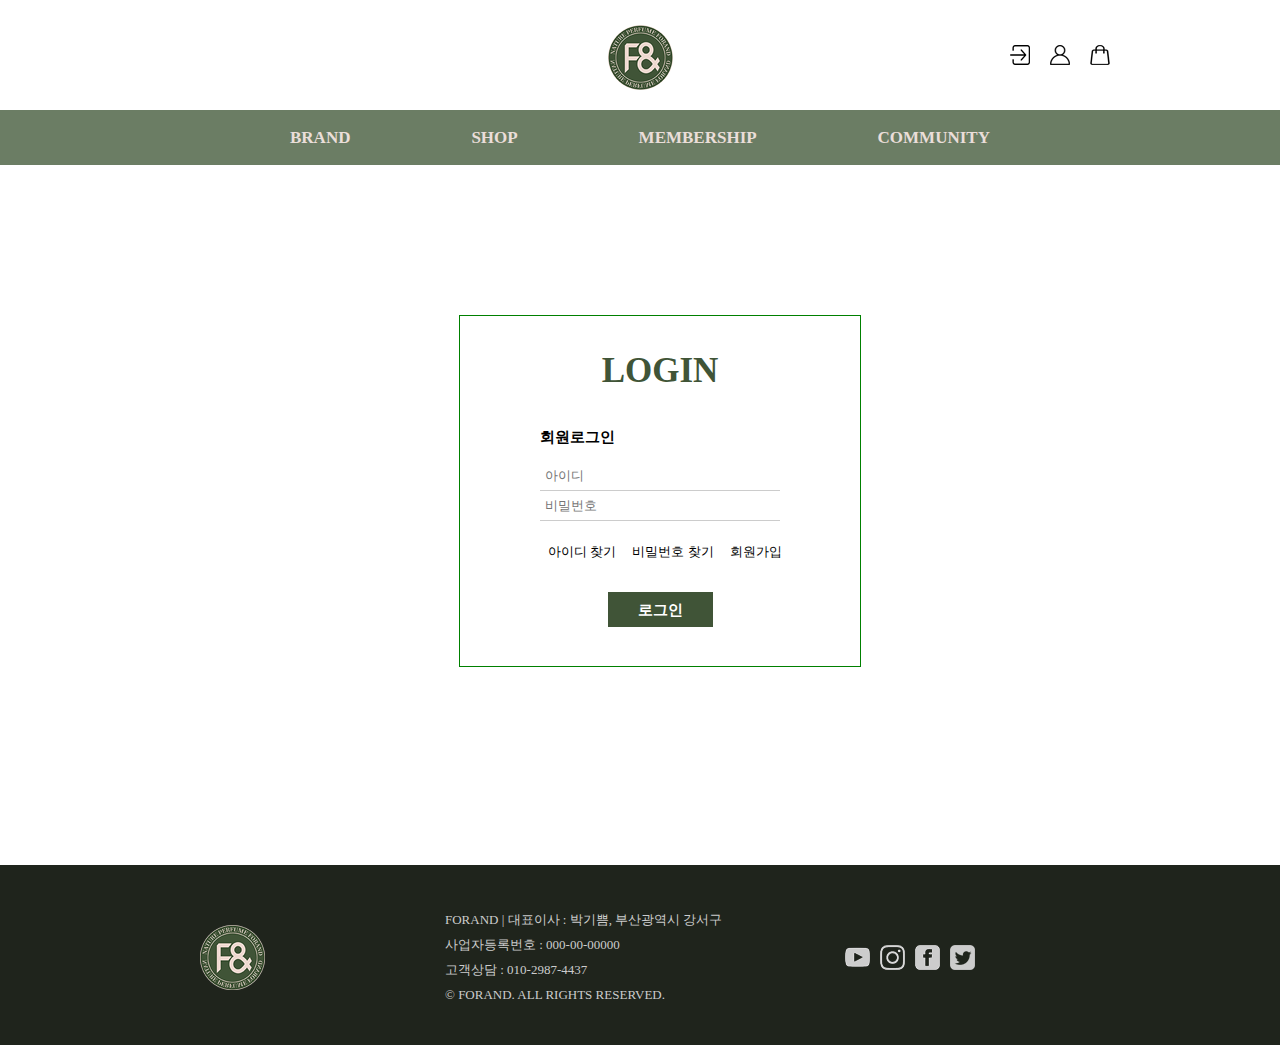
<file: login.html>
<!DOCTYPE html>
<html lang="ko">
<head>
    <meta charset="UTF-8">
    <meta http-equiv="X-UA-Compatible" content="IE=edge">
    <meta name="viewport" content="width=device-width, initial-scale=1.0">
    <meta name="viewport" content="width=1400">
    <title>LOGIN</title>
    <link rel="stylesheet" href="css/style2.css">
    <link href="images/favicon.png" rel="icon" type="image/png"sizes="32x32">
</head>
<body>
    <div id="header"><!-- header s --> 
        <ul class="icon">
            <li><a href="login.html"><img src="images/login.png" alt="로그인아이콘"></a></li>
            <li><a href="#"><img src="images/mypage.png" alt="마이페이지아이콘"></a></li>
            <li><a href="#"><img src="images/cart.png" alt="장바구니아이콘"></a></li>
        </ul>
    
        <div class="logo">   
            <a href="https://parkgippeum.github.io/FORAND/"><img src="images/logo.png" alt="forand로고"></a>
        </div>
        <div class="scroll-content"></div>
        
    </div><!-- haeder f -->
    
    <div class="nav"> <!-- nav s -->
    <ul>
        <li><a href="https://parkgippeum.github.io/FORAND_sub1/">BRAND</a>
            <div class="sub_bg">
                <ul class="sub">
                    <li class="gnb1"><a href="https://parkgippeum.github.io/FORAND_sub1/#contents1">BRAND STORY <br> </a></li>
                    <li class="gnb1"><a href="https://parkgippeum.github.io/FORAND_sub1/#contents2">PRODUCTION</a></li>
                    <li class="gnb1"><a href="https://parkgippeum.github.io/FORAND_sub1/#contents3">PRODUCT</a></li>
                
                    <li class="sub_img1"><img src="images/navphoto3.jpg" alt="navphoto1" width="280" height="100"></li>
                    <br>
                    <li class="sub_img2"><img src="images/navphoto4.jpg" alt="navphoto1" width="280" height="100"></li>
                </ul>
            </div>
            
        </li>
        <li><a href="https://parkgippeum.github.io/FORAND_sub2/">SHOP</a>
            <div class="sub_bg">
                <ul class="sub">
                    <li class="gnb2"><a href="https://parkgippeum.github.io/FORAND_sub2/#contents2">NEW</a></li>
                    <li class="gnb2"><a href="https://parkgippeum.github.io/FORAND_sub2/#contents3">PRODUCT</a></li>
                    <li class="gnb2"><a href="https://parkgippeum.github.io/FORAND_sub2/#contents4">EVENT</a></li>
    
                    <li class="sub_img3"><img src="images/navphoto1.jpg" alt="navphoto1" width="280" height="100"></li>
                    <br>
                    <li class="sub_img4"><img src="images/navphoto2.jpg" alt="navphoto1" width="280" height="100"></li>
                </ul>
            </div>
        </li>
        <li><a href="https://parkgippeum.github.io/FORAND_sub3/">MEMBERSHIP</a>
            <div class="sub_bg">
                <ul class="sub">
                    <li class="gnb1"><a href="https://parkgippeum.github.io/FORAND_sub3/#contents1">MEMBERSHIP CARD</a></li>
                    <li class="gnb1"><a href="https://parkgippeum.github.io/FORAND_sub3/#contents2">FORAND 혜택</a></li>
                    <li class="gnb1"><a href="https://parkgippeum.github.io/FORAND_sub3/#contents3">MEMBERSHIP 등급</a></li>
    
                    <li class="sub_img1"><img src="images/navphoto5.jpg" alt="navphoto1" width="280" height="100"></li>
                    <li class="sub_img2"><img src="images/navphoto6.jpg" alt="navphoto1" width="280" height="100"></li>
                </ul>
            </div>
        </li>
        <li><a href="https://parkgippeum.github.io/FORAND_sub4/">COMMUNITY</a>
            <div class="sub_bg">
                <ul class="sub">
                    <li class="gnb3"><a href="https://parkgippeum.github.io/FORAND_sub4/#contents1">FAQ</a></li>
                    <li class="gnb3"><a href="https://parkgippeum.github.io/FORAND_sub4/#contents2">공지사항</a></li>
                    <li class="gnb3"><a href="https://parkgippeum.github.io/FORAND_sub4/#box3">1:1문의</a></li>
                    <li class="gnb3"><a href="https://parkgippeum.github.io/FORAND_sub4/#box3">CONTECT US</a></li>
                    
                    <li class="sub_img3"><img src="images/navphoto7.jpg" alt="navphoto1" width="280" height="100"></li>
                    <li class="sub_img4"><img src="images/navphoto8.jpg" alt="navphoto1" width="280" height="100"></li>
                </ul>
            </div>
        </li>
    </ul>
    </div> <!-- nav f -->
    

    <div id="login"> <!-- login s -->
        <div class="login_inner">
            <h1>LOGIN</h1>
            <h4>회원로그인</h4>
            <p><input type="text" placeholder="아이디"></p>
            <p><input type="password" placeholder="비밀번호"></p>

            <ul class="join">
                <li><a href="#">아이디 찾기</a></li>
                <li><a href="#">비밀번호 찾기</a></li>
                <li><a href="#">회원가입</a></li>
            </ul>

            <div class="button">
                <a href="#" class="box1"><h3>로그인</h3></a>
            </div>
        </div>
    </div><!-- login f -->

    <div id="footer"><!-- footer s -->
        <div class="footer_inner">
            <a href="https://parkgippeum.github.io/FORAND/" class="footer_logo"><img src="images/footer_logo.png" alt="footer_logo"></a>

            <p class="text">
                FORAND  |  대표이사 : 박기쁨,  부산광역시 강서구 <br>
                사업자등록번호 : 000-00-00000  <br>
                고객상담 : 010-2987-4437 <br>
                © FORAND. ALL RIGHTS RESERVED.
            </p>

        </div>

        <div class="sns">
            <ul class="sns_icon">
                <li><a href="#none"><img src="images/youtube.png" alt="유튜브아이콘"></a></li>
                <li><a href="#none"><img src="images/instagram.png" alt="인스타그램아이콘"></a></li>
                <li><a href="#none"><img src="images/facebook.png" alt="페이스북아이콘"></a></li>
                <li><a href="#none"><img src="images/twitter.png" alt="트위터아이콘"></a></li>
            </ul>

        </div>
    </div><!-- footer f -->

        <!--js 메뉴상단고정-->
	<script src="js/jquery-3.5.1.min.js"></script>
	<script src="js/script.js"></script>
</body>
</html>
</file>
<file: css/style.css>
*{margin: 0; padding: 0;}
ul{list-style: none;}
a{text-decoration: none; color: #000;}

body{font-family: 'Noto Sans kr';
    font-size: 14px;
    line-height: 24px;
    color: #000;

    position:relative;/*sub_bg 기준*/
}

.top{position:fixed; bottom:50px; right:50px; display:none;}
/* header */
#header{width: 100%; height: 110px;}
.header_inner{width: 1320px; margin: 0 auto; position: relative;}
.icon{position:absolute; top:45px; right:150px;}
.icon li{float: left; padding-right: 20px;}

.logo{position:absolute; top:25px; left:50%; margin-left: -32.5px;}

.icon li:hover{opacity: 0.5; color: #000;}

/* nav */
.nav{width: 100%;
    text-align: center;
    background-color: #6b7d64;
    text-transform:uppercase;
    z-index: 95;
    position: relative;
    z-index: 90;
}

.nav ul{
    width:800px;
	margin:auto;
    display:flex;
	justify-content:space-between;}

.nav>ul>li{float: left;}
.nav>ul>li>a{display:block; padding:15px 50px; font-size: 17px; font-weight: bold; color: #eaded9;}
.nav>ul>li>a:hover{color:rgb(21, 33, 16)}

.nav li:hover .sub_bg{display:block;}

.sub_bg{width:100%; background-color: #fff; height:240px;
    position:absolute; top: 54px; left:0;
    display:none; background-image: url(../images/navbg.jpg);/* background-color: #f5ede0;*/ font-weight: bold; font-size: 18px;border-bottom: 1px solid #465d4e;}
    
.sub{position: relative;}
.gnb1:nth-child(1){position: absolute; top: 50px; left: 500px;}
.gnb1:nth-child(2){position: absolute; top: 100px; left: 500px;}
.gnb1:nth-child(3){position: absolute; top: 150px; left: 500px;}
.sub_img1{position: absolute; top: 0; left: 50px;}
.sub_img2{position: absolute; top: 110px; left: 50px;}

.gnb2:nth-child(1){position: absolute; top: 50px; right: 500px;}
.gnb2:nth-child(2){position: absolute; top: 100px; right: 500px;}
.gnb2:nth-child(3){position: absolute; top: 150px; right: 500px;}
.sub_img3{position: absolute; top: 0; right: 50px;}
.sub_img4{position: absolute; top: 110px; right: 50px;}

.gnb3:nth-child(1){position: absolute; top: 30px; right: 500px;}
.gnb3:nth-child(2){position: absolute; top: 80px; right: 500px;}
.gnb3:nth-child(3){position: absolute; top: 130px; right: 500px;}
.gnb3:nth-child(4){position: absolute; top: 180px; right: 500px;}
.sub_img3{position: absolute; top: 0; right: 50px;}
.sub_img4{position: absolute; top: 110px; right: 50px;}

.sub li a{color: #405437;}
.gnb{text-align: center; padding-top: 70px;}
.sub img{padding-top: 12px;}
.sub1_img{padding: 7px;}
.sub4_img{padding-top: 30px;}
.sub li a:hover{color: rgb(231, 198, 155);}

.scroll-content{
    height: 2000px;
}
.scroll-fixed{
    position: fixed;
    top: 0px;
}

/* banner */
#banner{width: 100%; margin: 0 auto; height: 800px; 
    background: url(../images/main1.png) no-repeat center top;
    animation: main 10s infinite;}

    @keyframes main{
        0%{background: url(../images/main1.png) no-repeat center top;}
        55%{background: url(../images/main2.png) no-repeat center top;}
        100%{background: url(../images/main3.png) no-repeat center top;}
    }

/* contents1 */
#contents1{width: 1320px; height: 350px; margin: 100px auto;}
h1{text-align: center; padding-bottom: 50px;}
.item{float: left;}
.item li{float: left; padding: 13px;
         position: relative; width: 230px; height: 300px; 
}
.item li h5{padding: 10px 0 0 20px;}
.item li p{padding-left: 20px;}
.item li h4{padding-left: 20px;}
.item li div{position: absolute; bottom: 18px; right: 20px;}
.best{border-radius:50%;}
.best:hover{box-shadow: 5px 5px 5px rgba(0,0,0,0.5);}

.cart:hover{background-color: #fff; opacity: 0.5;}

.button1{width:200px; margin: 0 auto;
    text-align: center;
}

.viewmore{
border:2px solid #405437;
display: inline-block;
padding: 5px 20px;
margin:60px 0;
font-weight: bold;
}

.viewmore:hover{background-color: #405437; 
    color: #fff;}

/* banner2 */
#banner2{background:url(../images/banner2.jpg)no-repeat center top fixed; width:100%; height:500px;}

/* contents2 */
#contents2{width: 1280px; height: 1000px; margin: 150px auto;}

.box1{width: 100%; height: 400px; margin: 0 auto;}
.img1{float: left; margin-left: 150px;}
.text1{float: right; margin-top: 110px; margin-right: 220px; font-size: 17px;}
.text1 h2{padding-bottom: 30px;}

.box2{width: 100%; height: 400px; margin: 0 auto}
.text2{float: left; margin-top: 110px; margin-left: 150px; font-size: 17px;}
.img2{float: right; margin-right: 190px;}

.text2 h2{padding-bottom: 30px;}

.button2{width:200px; margin: 10px auto;
    text-align: center;
}

.more{
    border:2px solid #405437;
    display: inline-block;
    padding: 5px 20px;
    margin:60px 0;
    font-weight: bold;}

/* contents3 */
#contents3{width: 1320px; height: 750px; margin: 150px auto;}
.category{float: left;}
.category li{float: left; padding-left: 24px;}
.category li a img{transition:all 2s;}
.category li a:hover img{transform: scale(1.2,1.2);}
.right{margin-top: 80px;}


/* contents4 */
#contents4{max-width:1320px;
    width:100%;
    height: 900px;
    margin:0 auto;}

#contents4 ul li{float:left;
    vertical-align:top;
    width:33.3%;}

#contents4 ul li a{display:block;
    margin:10px;}

.screen{position:relative;
    overflow:hidden;

}

.bgbg{position:absolute;
    width:100%; height: 98%;
top:0; left:0; background: rgba(0,0,0,0);
z-index: 30;}


.screen img{width:100%;}

.top{position:absolute;
bottom:150%;
left:30px;
z-index:2;
color:rgb(255, 255, 255);
font-size:20px;
font-weight:bold;
transition:all 0.5s;

z-index: 40;}

.bottom{position:absolute;
top:150%;
left:30px;
z-index:2;
font-weight:bold;
color:rgb(255, 255, 255);
transition:all 0.5s;
z-index: 50;
}

/*hover*/
ul li a:hover .top{bottom:52%;}
ul li a:hover .bottom{top:52%;}
ul li a:hover .bgbg{background: rgba(0,0,0,0.5);}

/* footer */
#footer{width: 100%; height: 180px; margin: 0 auto; background-color: #1f241c;}
.footer_inner{width: 1320px; margin: 0 auto;}
.footer_logo{float: left; margin: 60px 0 0px 200px;}

.text{float: left; margin: 42px 0 0 180px; color: #ccc;}

.sns{float: right; margin-right: 250px; margin-top: 70px;}
.sns_icon li{float: left; padding: 5px;}

.sns li a:hover{opacity: 0.5; color: #fff;}
</file>
<file: css/style3.css>
*{margin: 0; padding: 0;}
ul{list-style: none;}
a{text-decoration: none; color: #000;}

body{font-family: 'Noto Sans kr';
    font-size: 13px;
    line-height: 25px;
    color: #000;
    overflow-x: hidden;

}
/* header */
#header{width: 100%; height: 110px;}
.header_inner{width: 1320px; margin: 0 auto; position: relative;}
.icon{position:absolute; top:45px; right:150px;}
.icon li{float: left; padding-right: 20px;}

.logo{position:absolute; top:25px; left:50%; margin-left: -32.5px;}

.icon li:hover{opacity: 0.5; color: #000;}

/* nav */
.nav{width: 100%;
    text-align: center;
    background-color: #6b7d64;
    text-transform:uppercase;
    z-index: 95;
    position: relative;
    z-index: 90;
}

.nav ul{
    width:800px;
	margin:auto;
    display:flex;
	justify-content:space-between;}

.nav>ul>li{float: left;}
.nav>ul>li>a{display:block; padding:15px 50px; font-size: 17px; font-weight: bold; color: #eaded9;}
.nav>ul>li>a:hover{color:rgb(21, 33, 16)}

.nav li:hover .sub_bg{display:block;}

.sub_bg{width:100%; background-color: #fff; height:240px;
    position:absolute; top: 54px; left:0;
    display:none; background-image: url(../images/navbg.jpg);/* background-color: #f5ede0;*/ font-weight: bold; font-size: 18px;border-bottom: 1px solid #465d4e;}
    
.sub{position: relative;}
.gnb1:nth-child(1){position: absolute; top: 50px; left: 500px;}
.gnb1:nth-child(2){position: absolute; top: 100px; left: 500px;}
.gnb1:nth-child(3){position: absolute; top: 150px; left: 500px;}
.sub_img1{position: absolute; top: 0; left: 50px;}
.sub_img2{position: absolute; top: 110px; left: 50px;}

.gnb2:nth-child(1){position: absolute; top: 50px; right: 500px;}
.gnb2:nth-child(2){position: absolute; top: 100px; right: 500px;}
.gnb2:nth-child(3){position: absolute; top: 150px; right: 500px;}
.sub_img3{position: absolute; top: 0; right: 50px;}
.sub_img4{position: absolute; top: 110px; right: 50px;}

.gnb3:nth-child(1){position: absolute; top: 30px; right: 500px;}
.gnb3:nth-child(2){position: absolute; top: 80px; right: 500px;}
.gnb3:nth-child(3){position: absolute; top: 130px; right: 500px;}
.gnb3:nth-child(4){position: absolute; top: 180px; right: 500px;}
.sub_img3{position: absolute; top: 0; right: 50px;}
.sub_img4{position: absolute; top: 110px; right: 50px;}

.sub li a{color: #405437;}
.gnb{text-align: center; padding-top: 70px;}
.sub img{padding-top: 12px;}
.sub1_img{padding: 7px;}
.sub4_img{padding-top: 30px;}
.sub li a:hover{color: rgb(231, 198, 155);}

.scroll-content{
    height: 840px;
}
.scroll-fixed{
    position: fixed;
    top: 0px;
}

/* detailed */
#detailed{width: 100%;
    height: 550px;
    margin: 50px auto;
}
.detailed_inner{
    width: 1320px;
    height: 800px;
    margin: 0 auto;
}
.left{width: 600px;
    height: 515px;
    float: left;
}
.right{width: 600px;
    margin-left: 120px;
    float: left;}
.right h1{padding-left: 20px;}
.border{
    width: 500px;
    border-bottom: 2px solid #586e4ecc;
    padding: 10px 0;
}
table{width: 700px;
    margin: 40px 0;
    padding-left: 20px;
    font-size: 15px;
}
table td{padding-bottom: 15px;}
select{width: 130px;
    height: 20px;
}
span{color: #b6b6b6;}

/* button */
.button{ 
    margin: 0 auto;
    padding-top: 10px;
    text-align: center;
    float: left;
}
.buy{
    width: 120px;
    border:1px solid #ffffff;
    background-color: #405437;
    border-radius: 50px;
    display: inline-block;
    padding: 20px 15px;
    font-weight: bold;
    color: #ffffff;
    margin: 5px 20px 0 0;
    font-size: 13px;
    }

.cart{
    width: 120px;
    border:1px solid #ffffff;
    background-color: #aecca0;
    border-radius: 50px;
    display: inline-block;
    padding: 20px 15px;
    font-weight: bold;
    color: #ffffff;
    margin: 5px 20px 0 0;
    font-size: 13px;
    }

.wish{
    width: 120px;
    border:1px solid #ffffff;
    background-color: #aecca0;
    border-radius: 50px;
    display: inline-block;
    padding: 20px 15px;
    font-weight: bold;
    color: #ffffff;
    margin-top: 5px;
    font-size: 13px;
    }
    

.button :hover{background: #ffff;
    color: #405437;
}

/* detailed2 */
.detailed2{
    width: 100%;
    height: 5400px;
}

.detailed2_inner{width: 1320px;
    height: 5250px;
}

.detailed_img{width: 650px;
    height: 5250px;
    margin: 0 auto;
}


/* footer */
#footer{width: 100%; height: 180px; background-color: #1f241c;}
.footer_inner{width: 1320px; margin: 0 auto;}
.footer_logo{float: left; margin: 60px 0 0px 200px;}

.text{float: left; margin: 42px 0 0 180px; color: #ccc;}

.sns{float: right; margin: 75px 300px 0 0;}
.sns_icon li{float: left; padding: 5px;}
.sns li a:hover{opacity: 0.5; color: #fff;}
</file>
<file: css/style2.css>
*{margin: 0; padding: 0;}
ul{list-style: none;}
a{text-decoration: none; color: #000;}

body{font-family: 'Noto Sans kr';
    font-size: 13px;
    line-height: 25px;
    color: #000;
}
/* header */
#header{width: 100%; height: 110px;}
.header_inner{width: 1320px; margin: 0 auto; position: relative;}
.icon{position:absolute; top:45px; right:150px;}
.icon li{float: left; padding-right: 20px;}

.logo{position:absolute; top:25px; left:50%; margin-left: -32.5px;}

.icon li:hover{opacity: 0.5; color: #000;}

/* nav */
.nav{width: 100%;
    text-align: center;
    background-color: #6b7d64;
    text-transform:uppercase;
    z-index: 95;
    position: relative;
    z-index: 90;
}

.nav ul{
    width:800px;
	margin:auto;
    display:flex;
	justify-content:space-between;}

.nav>ul>li{float: left;}
.nav>ul>li>a{display:block; padding:15px 50px; font-size: 17px; font-weight: bold; color: #eaded9;}
.nav>ul>li>a:hover{color:rgb(21, 33, 16)}

.nav li:hover .sub_bg{display:block;}

.sub_bg{width:100%; background-color: #fff; height:240px;
    position:absolute; top: 54px; left:0;
    display:none; background-image: url(../images/navbg.jpg);/* background-color: #f5ede0;*/ font-weight: bold; font-size: 18px;border-bottom: 1px solid #465d4e;}
    
.sub{position: relative;}
.gnb1:nth-child(1){position: absolute; top: 50px; left: 500px;}
.gnb1:nth-child(2){position: absolute; top: 100px; left: 500px;}
.gnb1:nth-child(3){position: absolute; top: 150px; left: 500px;}
.sub_img1{position: absolute; top: 0; left: 50px;}
.sub_img2{position: absolute; top: 110px; left: 50px;}

.gnb2:nth-child(1){position: absolute; top: 50px; right: 500px;}
.gnb2:nth-child(2){position: absolute; top: 100px; right: 500px;}
.gnb2:nth-child(3){position: absolute; top: 150px; right: 500px;}
.sub_img3{position: absolute; top: 0; right: 50px;}
.sub_img4{position: absolute; top: 110px; right: 50px;}

.gnb3:nth-child(1){position: absolute; top: 30px; right: 500px;}
.gnb3:nth-child(2){position: absolute; top: 80px; right: 500px;}
.gnb3:nth-child(3){position: absolute; top: 130px; right: 500px;}
.gnb3:nth-child(4){position: absolute; top: 180px; right: 500px;}
.sub_img3{position: absolute; top: 0; right: 50px;}
.sub_img4{position: absolute; top: 110px; right: 50px;}

.sub li a{color: #405437;}
.gnb{text-align: center; padding-top: 70px;}
.sub img{padding-top: 12px;}
.sub1_img{padding: 7px;}
.sub4_img{padding-top: 30px;}
.sub li a:hover{color: rgb(231, 198, 155);}

.scroll-content{
    height: 840px;
}
.scroll-fixed{
    position: fixed;
    top: 0px;
}

/* login */
#login{width: 1320px; height: 550px; margin: 0 auto;}
.login_inner{width: 400px; height: 350px; 
    border: 1px solid green;
    margin: 150px auto;}

.login_inner h1{padding: 42px 0; font-size: 35px; text-align: center; color: #405437;}
.login_inner h4{padding: 0 0 11px 80px; font-size: 15px;}
.login_inner p{padding: 0 80px;}
input{width: 230px; 
    height: 25px; 
    border: none;
    border-bottom:1px solid #ccc;
    padding: 2px 5px;
}

.join{float: left; padding: 10px 0 0px 80px; text-align: center;}
.join li{float: left; padding: 8px;}
.join li a:hover{color: #ccc;}

.button{width:100%; 
    margin: 30px auto;
    text-align: center;
}

.box1{
background-color: #405437;
color: #fff;
display: inline-block;
padding: 5px 30px;
margin:20px 0;
font-weight: bold;
}

.box1:hover{background-color: #6c8262;}

/* footer */
#footer{width: 100%; height: 180px; background-color: #1f241c;}
.footer_inner{width: 1320px; margin: 0 auto;}
.footer_logo{float: left; margin: 60px 0 0px 200px;}

.text{float: left; margin: 42px 0 0 180px; color: #ccc;}

.sns{float: right; margin: 75px 300px 0 0;}
.sns_icon li{float: left; padding: 5px;}
.sns li a:hover{opacity: 0.5; color: #fff;}
</file>
